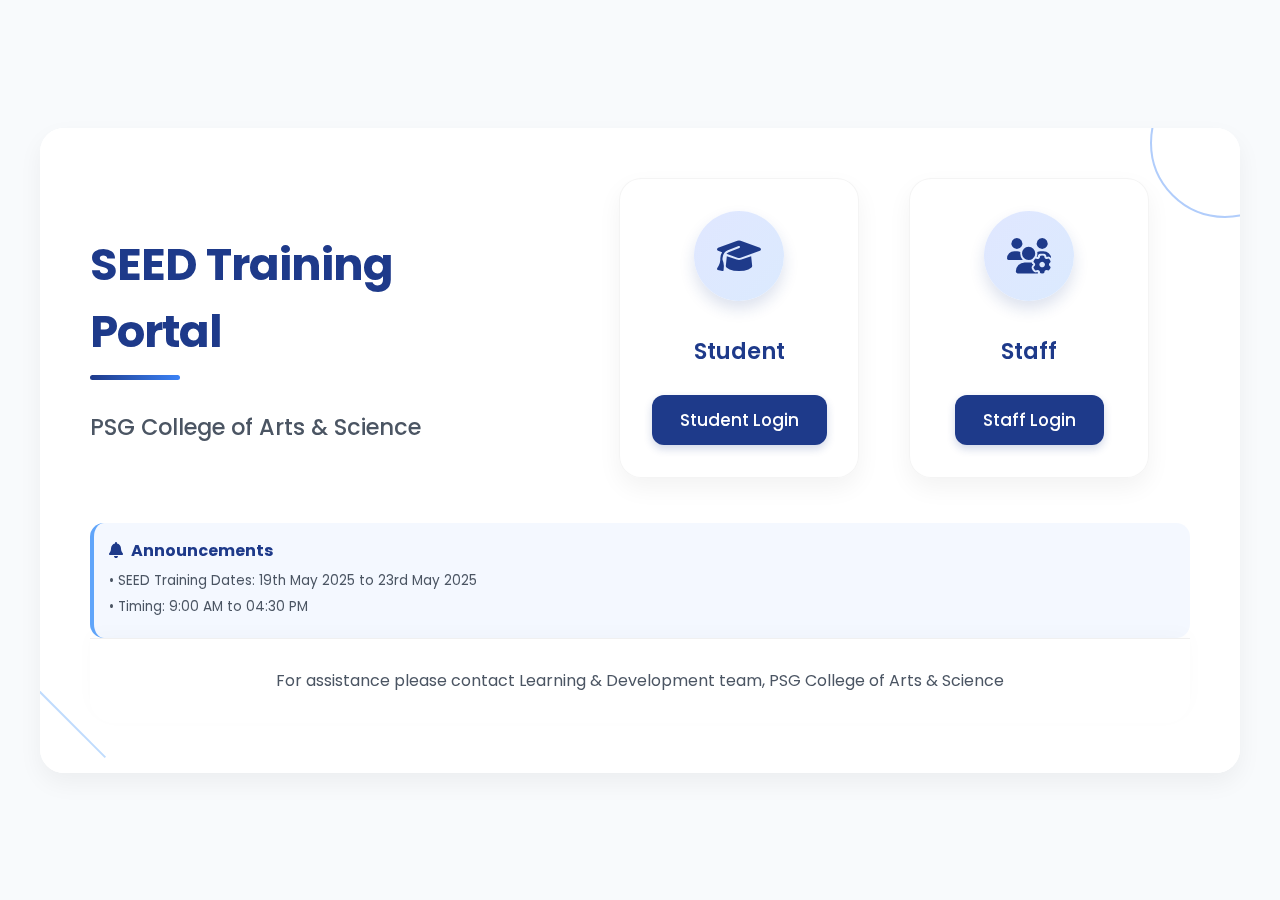
<file: index.html>
<!DOCTYPE html>
<html lang="en">
<head>
    <meta charset="UTF-8">
    <meta name="viewport" content="width=device-width, initial-scale=1.0">
    <title>SEED Training Portal - PSG College of Arts & Science</title>
    <link rel="stylesheet" href="https://cdnjs.cloudflare.com/ajax/libs/font-awesome/6.4.0/css/all.min.css">
    <style>
        @import url('https://fonts.googleapis.com/css2?family=Poppins:wght@300;400;500;600;700&display=swap');
        
        :root {
            --primary-color: #1e3a8a;
            --secondary-color: #3b82f6;
            --accent-color: #60a5fa;
            --hover-color: #1e40af;
            --background-color: #f8fafc;
            --text-color: #1f2937;
            --card-shadow: 0 10px 25px rgba(0, 0, 0, 0.05);
            --card-hover-shadow: 0 15px 35px rgba(0, 0, 0, 0.1);
        }
        
        * {
            margin: 0;
            padding: 0;
            box-sizing: border-box;
            font-family: 'Poppins', sans-serif;
        }
        
        body {
            background-color: var(--background-color);
            color: var(--text-color);
            min-height: 100vh;
            display: flex;
            flex-direction: column;
            position: relative;
            overflow-x: hidden;
        }
        
        .page-container {
            width: 100%;
            min-height: 100vh;
            display: flex;
            flex-direction: column;
            justify-content: center;
            padding: 15px;
        }
        
        .main-container {
            background-color: white;
            border-radius: 24px;
            box-shadow: var(--card-shadow);
            width: 100%;
            max-width: 1200px;
            margin: 20px auto;
            padding: 25px;
            position: relative;
            z-index: 1;
            overflow: hidden;
        }
        
        .blur-overlay {
            position: absolute;
            top: 0;
            left: 0;
            width: 100%;
            height: 100%;
            background: rgba(255, 255, 255, 0.7);
            backdrop-filter: blur(80px);
            z-index: -1;
        }
        
        .content-wrapper {
            display: flex;
            flex-direction: column;
            position: relative;
        }
        
        .header {
            text-align: center;
            margin-bottom: 25px;
        }
        
        .header-content {
            display: flex;
            flex-direction: column;
            align-items: center;
            position: relative;
        }
        
        .header h1 {
            font-size: 1.8rem;
            margin-bottom: 15px;
            color: var(--primary-color);
            font-weight: 700;
            letter-spacing: -0.5px;
            position: relative;
        }
        
        .header h1::after {
            content: "";
            position: absolute;
            bottom: -12px;
            left: 50%;
            transform: translateX(-50%);
            width: 60px;
            height: 4px;
            background: linear-gradient(90deg, var(--primary-color), var(--secondary-color));
            border-radius: 10px;
        }
        
        .header h2 {
            font-size: 1.1rem;
            color: #4b5563;
            font-weight: 500;
            margin-top: 20px;
        }
        
        .decorative-element {
            position: absolute;
            opacity: 0.4;
            pointer-events: none;
        }
        
        .circle-element {
            width: 150px;
            height: 150px;
            border: 2px solid var(--secondary-color);
            border-radius: 50%;
            top: -60px;
            right: -60px;
        }
        
        .diagonal-element {
            width: 100px;
            height: 2px;
            background: var(--accent-color);
            transform: rotate(45deg);
            bottom: 50px;
            left: -20px;
        }
        
        .user-grid {
            display: flex;
            flex-direction: column;
            gap: 20px;
            margin: auto;
            width: 100%;
            max-width: 280px;
            padding-bottom: 20px;
        }
        
        .user-card {
            background-color: white;
            border-radius: 18px;
            box-shadow: var(--card-shadow);
            padding: 20px 15px;
            text-align: center;
            transition: all 0.4s cubic-bezier(0.175, 0.885, 0.32, 1.275);
            cursor: pointer;
            border: 1px solid rgba(234, 234, 234, 0.5);
            display: flex;
            flex-direction: column;
            align-items: center;
            justify-content: center;
            text-decoration: none;
            height: 200px;
            position: relative;
            overflow: hidden;
            backdrop-filter: blur(5px);
            background: rgba(255, 255, 255, 0.85);
        }
        
        .user-card::before {
            content: "";
            position: absolute;
            top: 0;
            left: 0;
            width: 0%;
            height: 4px;
            background: linear-gradient(90deg, var(--primary-color), var(--secondary-color));
            transition: width 0.4s ease;
        }
        
        .user-card:hover {
            transform: translateY(-5px);
            box-shadow: var(--card-hover-shadow);
        }
        
        .user-card:hover::before {
            width: 100%;
        }
        
        .user-info {
            display: flex;
            flex-direction: column;
            align-items: center;
            gap: 15px;
        }
        
        .user-card .icon {
            width: 60px;
            height: 60px;
            background: linear-gradient(135deg, #e0e7ff, #dbeafe);
            border-radius: 50%;
            display: flex;
            align-items: center;
            justify-content: center;
            color: var(--primary-color);
            margin-bottom: 10px;
            box-shadow: 0 8px 15px rgba(30, 58, 138, 0.15);
            transition: all 0.4s ease;
            position: relative;
            overflow: hidden;
        }
        
        .user-card:hover .icon {
            transform: scale(1.15);
        }
        
        .user-card .icon::after {
            content: "";
            position: absolute;
            top: -50%;
            left: -50%;
            width: 200%;
            height: 200%;
            opacity: 0;
            transition: opacity 0.4s ease;
        }
        
        .user-card:hover .icon::after {
            opacity: 1;
            animation: shine 1.5s ease;
        }
        
        @keyframes shine {
            0% { transform: rotate(0deg); }
            100% { transform: rotate(360deg); }
        }
        
        .user-card .icon i {
            font-size: 1.4rem;
            transition: all 0.3s ease;
        }
        
        .user-card h2 {
            font-size: 1.1rem;
            color: var(--primary-color);
            font-weight: 600;
            margin-bottom: 5px;
            transition: all 0.3s ease;
        }
        
        .user-card:hover h2 {
            color: var(--hover-color);
        }
        
        .login-btn {
            background-color: var(--primary-color);
            color: white;
            border: none;
            padding: 0px 15px;
            border-radius: 10px;
            font-size: 0.9rem;
            font-weight: 500;
            cursor: pointer;
            transition: all 0.3s ease;
            margin-top: 15px;
            box-shadow: 0 4px 8px rgba(30, 58, 138, 0.2);
            position: relative;
            overflow: hidden;
            z-index: 1;
            min-height: 40px;
        }
        
        .login-btn::before {
            content: "";
            position: absolute;
            top: 0;
            left: -100%;
            width: 100%;
            height: 100%;
            background: linear-gradient(90deg, transparent, rgba(255, 255, 255, 0.2), transparent);
            transition: all 0.6s ease;
            z-index: -1;
        }
        
        .login-btn:hover {
            background-color: var(--hover-color);
            box-shadow: 0 6px 12px rgba(30, 58, 138, 0.3);
            transform: translateY(-2px);
        }
        
        .login-btn:hover::before {
            left: 100%;
        }
        
        .announcements {
            margin-top: 25px;
            padding: 15px;
            background: rgba(240, 245, 255, 0.7);
            border-radius: 14px;
            border-left: 4px solid var(--accent-color);
        }
        
        .announcements h3 {
            color: var(--primary-color);
            font-size: 1rem;
            margin-bottom: 8px;
            display: flex;
            align-items: center;
            gap: 8px;
        }
        
        .announcements p {
            color: #4b5563;
            font-size: 0.85rem;
            margin-bottom: 6px;
        }
        
        .footer {
            background-color: white;
            padding: 15px;
            text-align: center;
            border-top: 1px solid rgba(234, 234, 234, 0.7);
            margin-top: 20px;
            position: relative;
            z-index: 1;
            box-shadow: 0 -5px 20px rgba(0, 0, 0, 0.02);
            border-radius: 0 0 24px 24px;
        }
        
        .footer p {
            color: #4b5563;
            font-size: 0.8rem;
            line-height: 1.5;
        }
        
        /* Desktop styles */
        @media (min-width: 768px) {
            .main-container {
                padding: 50px;
                margin: 70px auto;
            }
            
            .content-wrapper {
                flex-direction: row;
                align-items: center;
                justify-content: space-between;
                gap: 60px;
            }
            
            .header {
                text-align: left;
                margin-bottom: 0;
                flex: 1;
                padding-right: 20px;
                max-width: 450px;
            }
            
            .header-content {
                align-items: flex-start;
            }
            
            .header h1 {
                font-size: 2.8rem;
                letter-spacing: -1px;
            }
            
            .header h1::after {
                left: 0;
                transform: none;
                width: 90px;
                height: 5px;
                bottom: -15px;
            }
            
            .header h2 {
                font-size: 1.4rem;
                margin-top: 30px;
            }
            
            .user-grid-container {
                flex: 1.5;
            }
            
            .user-grid {
                display: flex;
                flex-direction: row;
                justify-content: center;
                gap: 50px;
                max-width: none;
            }
            
            .user-card {
                padding: 30px 25px;
                height: 300px;
                width: 240px;
                border-radius: 22px;
            }
            
            .user-card:hover {
                transform: translateY(-12px);
            }
            
            .user-card .icon {
                width: 90px;
                height: 90px;
                margin-bottom: 18px;
            }
            
            .user-card .icon i {
                font-size: 2.2rem;
            }
            
            .user-card h2 {
                font-size: 1.4rem;
                margin-bottom: 15px;
            }
            
            .login-btn {
                padding: 12px 28px;
                font-size: 1.05rem;
                border-radius: 12px;
                margin-top: 12px
            }
            
            .footer {
                padding: 30px;
                margin-top: 0;
            }
            
            .footer p {
                font-size: 1rem;
            }
        }
    </style>
</head>
<body>
    <div class="page-container">
        <div class="main-container">
            <div class="blur-overlay"></div>
            <div class="decorative-element circle-element"></div>
            <div class="decorative-element diagonal-element"></div>
            
            <div class="content-wrapper">
                <header class="header">
                    <div class="header-content">
                        <h1>SEED Training Portal</h1>
                        <h2>PSG College of Arts & Science</h2>
                    </div>
                </header>
                
                <div class="user-grid-container">
                    <div class="user-grid">
                        <a href="student.html" class="user-card">
                            <div class="user-info">
                                <div class="icon">
                                    <i class="fas fa-graduation-cap"></i>
                                </div>
                                <h2>Student</h2>
                            </div>
                            <button class="login-btn">Student Login</button>
                        </a>
                        
                        <a href="staff.html" class="user-card">
                            <div class="user-info">
                                <div class="icon">
                                    <i class="fas fa-users-cog"></i>
                                </div>
                                <h2>Staff</h2>
                            </div>
                            <button class="login-btn">Staff Login</button>
                        </a>
                    </div>
                </div>
            </div>
            
            <div class="announcements">
                <h3><i class="fas fa-bell"></i> Announcements</h3>
                <p>• SEED Training Dates: 19th May 2025 to 23rd May 2025</p>
                <p>• Timing: 9:00 AM to 04:30 PM</p>
            </div>
            
            <footer class="footer">
                <p>For assistance please contact Learning & Development team, PSG College of Arts & Science</p>
            </footer>
        </div>
    </div>
</body>
</html>
</file>
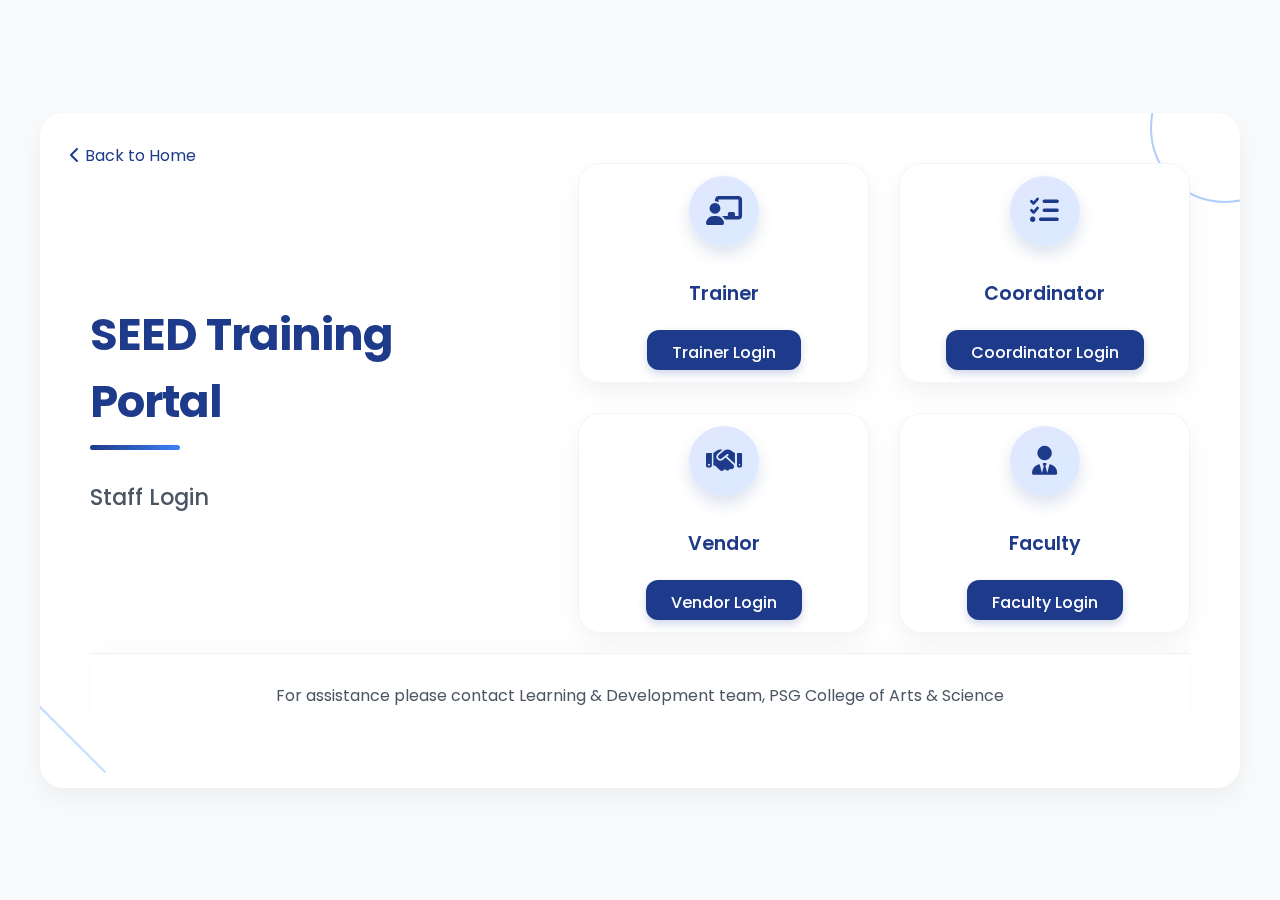
<file: staff.html>
<!DOCTYPE html>
<html lang="en">
<head>
    <meta charset="UTF-8">
    <meta name="viewport" content="width=device-width, initial-scale=1.0">
    <title>Staff Login - SEED Training Portal</title>
    <link rel="stylesheet" href="https://cdnjs.cloudflare.com/ajax/libs/font-awesome/6.4.0/css/all.min.css">
    <style>
        @import url('https://fonts.googleapis.com/css2?family=Poppins:wght@300;400;500;600;700&display=swap');
        
        :root {
            --primary-color: #1e3a8a;
            --secondary-color: #3b82f6;
            --accent-color: #60a5fa;
            --hover-color: #1e40af;
            --background-color: #f8fafc;
            --text-color: #1f2937;
            --card-shadow: 0 10px 25px rgba(0, 0, 0, 0.05);
            --card-hover-shadow: 0 15px 35px rgba(0, 0, 0, 0.1);
        }
        
        * {
            margin: 0;
            padding: 0;
            box-sizing: border-box;
            font-family: 'Poppins', sans-serif;
        }
        
        body {
            background-color: var(--background-color);
            color: var(--text-color);
            min-height: 100vh;
            display: flex;
            flex-direction: column;
            position: relative;
            overflow-x: hidden;
        }
        
        .page-container {
            width: 100%;
            min-height: 100vh;
            display: flex;
            flex-direction: column;
            justify-content: center;
            padding: 15px;
        }
        
        .main-container {
            background-color: white;
            border-radius: 24px;
            box-shadow: var(--card-shadow);
            width: 100%;
            max-width: 1200px;
            margin: 20px auto;
            padding: 25px;
            position: relative;
            z-index: 1;
            overflow: hidden;
        }
        
        .blur-overlay {
            position: absolute;
            top: 0;
            left: 0;
            width: 100%;
            height: 100%;
            background: rgba(255, 255, 255, 0.7);
            backdrop-filter: blur(80px);
            z-index: -1;
        }
        
        .content-wrapper {
            display: flex;
            flex-direction: column;
            position: relative;
        }
        
        .header {
            text-align: center;
            margin-bottom: 25px;
        }
        
        .header-content {
            display: flex;
            flex-direction: column;
            align-items: center;
            position: relative;
        }
        
        .header h1 {
            font-size: 1.8rem;
            margin-bottom: 15px;
            color: var(--primary-color);
            font-weight: 700;
            letter-spacing: -0.5px;
            position: relative;
        }
        
        .header h1::after {
            content: "";
            position: absolute;
            bottom: -12px;
            left: 50%;
            transform: translateX(-50%);
            width: 60px;
            height: 4px;
            background: linear-gradient(90deg, var(--primary-color), var(--secondary-color));
            border-radius: 10px;
        }
        
        .header h2 {
            font-size: 1.1rem;
            color: #4b5563;
            font-weight: 500;
            margin-top: 20px;
        }
        
        .back-button {
            color: var(--primary-color);
            text-decoration: none;
            display: flex;
            align-items: center;
            justify-content: center;
            gap: 5px;
            font-size: 0.9rem;
            transition: all 0.3s ease;
            margin: 25px auto 0;
            width: 160px;
            padding: 8px 12px;
            border-radius: 10px;
            border: 1px solid rgba(30, 58, 138, 0.2);
            background-color: rgba(255, 255, 255, 0.8);
            box-shadow: 0 4px 8px rgba(30, 58, 138, 0.1);
        }
        
        .back-button:hover {
            color: var(--hover-color);
            transform: translateY(-2px);
            box-shadow: 0 6px 12px rgba(30, 58, 138, 0.15);
        }
        
        .desktop-back {
            display: none;
        }
        
        .decorative-element {
            position: absolute;
            opacity: 0.4;
            pointer-events: none;
        }
        
        .circle-element {
            width: 150px;
            height: 150px;
            border: 2px solid var(--secondary-color);
            border-radius: 50%;
            top: -60px;
            right: -60px;
        }
        
        .diagonal-element {
            width: 100px;
            height: 2px;
            background: var(--accent-color);
            transform: rotate(45deg);
            bottom: 50px;
            left: -20px;
        }
        
        .user-grid {
            display: grid;
            grid-template-columns: 1fr;
            gap: 20px;
            margin: auto;
            width: 100%;
            max-width: 280px;
            padding-bottom: 20px;
        }
        
        .user-card {
            background-color: white;
            border-radius: 18px;
            box-shadow: var(--card-shadow);
            padding: 20px 15px;
            text-align: center;
            transition: all 0.4s cubic-bezier(0.175, 0.885, 0.32, 1.275);
            cursor: pointer;
            border: 1px solid rgba(234, 234, 234, 0.5);
            display: flex;
            flex-direction: column;
            align-items: center;
            justify-content: center;
            text-decoration: none;
            height: 200px;
            position: relative;
            overflow: hidden;
            backdrop-filter: blur(5px);
            background: rgba(255, 255, 255, 0.85);
        }
        
        .user-card::before {
            content: "";
            position: absolute;
            top: 0;
            left: 0;
            width: 0%;
            height: 4px;
            background: linear-gradient(90deg, var(--primary-color), var(--secondary-color));
            transition: width 0.4s ease;
        }
        
        .user-card:hover {
            transform: translateY(-5px);
            box-shadow: var(--card-hover-shadow);
        }
        
        .user-card:hover::before {
            width: 100%;
        }
        
        .user-info {
            display: flex;
            flex-direction: column;
            align-items: center;
            gap: 15px;
        }
        
        .user-card .icon {
            width: 60px;
            height: 60px;
            background: linear-gradient(135deg, #e0e7ff, #dbeafe);
            border-radius: 50%;
            display: flex;
            align-items: center;
            justify-content: center;
            color: var(--primary-color);
            margin-bottom: 10px;
            box-shadow: 0 8px 15px rgba(30, 58, 138, 0.15);
            transition: all 0.4s ease;
            position: relative;
            overflow: hidden;
        }
        
        .user-card:hover .icon {
            transform: scale(1.15);
        }
        
        .user-card .icon::after {
            content: "";
            position: absolute;
            top: -50%;
            left: -50%;
            width: 200%;
            height: 200%;
            opacity: 0;
            transition: opacity 0.4s ease;
        }
        
        .user-card:hover .icon::after {
            opacity: 1;
            animation: shine 1.5s ease;
        }
        
        @keyframes shine {
            0% { transform: rotate(0deg); }
            100% { transform: rotate(360deg); }
        }
        
        .user-card .icon i {
            font-size: 1.4rem;
            transition: all 0.3s ease;
        }
        
        .user-card h2 {
            font-size: 1.1rem;
            color: var(--primary-color);
            font-weight: 600;
            margin-bottom: 5px;
            transition: all 0.3s ease;
        }
        
        .user-card:hover h2 {
            color: var(--hover-color);
        }
        
        .login-btn {
            background-color: var(--primary-color);
            color: white;
            border: none;
            padding: 0px 15px;
            border-radius: 10px;
            font-size: 0.9rem;
            font-weight: 500;
            cursor: pointer;
            transition: all 0.3s ease;
            margin-top: 15px;
            box-shadow: 0 4px 8px rgba(30, 58, 138, 0.2);
            position: relative;
            overflow: hidden;
            z-index: 1;
            min-height: 40px;
        }
        
        .login-btn::before {
            content: "";
            position: absolute;
            top: 0;
            left: -100%;
            width: 100%;
            height: 100%;
            background: linear-gradient(90deg, transparent, rgba(255, 255, 255, 0.2), transparent);
            transition: all 0.6s ease;
            z-index: -1;
        }
        
        .login-btn:hover {
            background-color: var(--hover-color);
            box-shadow: 0 6px 12px rgba(30, 58, 138, 0.3);
            transform: translateY(-2px);
        }
        
        .login-btn:hover::before {
            left: 100%;
        }
        
        .footer {
            background-color: white;
            padding: 15px;
            text-align: center;
            border-top: 1px solid rgba(234, 234, 234, 0.7);
            margin-top: 20px;
            position: relative;
            z-index: 1;
            box-shadow: 0 -5px 20px rgba(0, 0, 0, 0.02);
            border-radius: 0 0 24px 24px;
        }
        
        .footer p {
            color: #4b5563;
            font-size: 0.8rem;
            line-height: 1.5;
        }
        
        /* Desktop styles */
        @media (min-width: 768px) {
            .main-container {
                padding: 50px;
                margin: 70px auto;
            }
            
            .content-wrapper {
                flex-direction: row;
                align-items: center;
                justify-content: space-between;
                gap: 60px;
            }
            
            .header {
                text-align: left;
                margin-bottom: 0;
                flex: 1;
                padding-right: 20px;
                max-width: 450px;
            }
            
            .header-content {
                align-items: flex-start;
            }
            
            .header h1 {
                font-size: 2.8rem;
                letter-spacing: -1px;
            }
            
            .header h1::after {
                left: 0;
                transform: none;
                width: 90px;
                height: 5px;
                bottom: -15px;
            }
            
            .header h2 {
                font-size: 1.4rem;
                margin-top: 30px;
            }
            
            .desktop-back {
                display: flex;
                position: absolute;
                top: 30px;
                left: 30px;
                font-size: 1rem;
                width: auto;
                margin: 0;
                padding: 0;
                border: none;
                background-color: transparent;
                box-shadow: none;
            }
            
            .desktop-back:hover {
                transform: translateX(-3px);
                box-shadow: none;
            }
            
            .mobile-back {
                display: none;
            }
            
            .user-grid-container {
                flex: 1.5;
            }
            
            .user-grid {
                display: grid;
                grid-template-columns: repeat(2, 1fr);
                gap: 30px;
                max-width: none;
            }
            
            .user-card {
                padding: 25px 20px;
                height: 220px;
                width: 100%;
                border-radius: 22px;
            }
            
            .user-card:hover {
                transform: translateY(-12px);
            }
            
            .user-card .icon {
                width: 70px;
                height: 70px;
                margin-bottom: 18px;
            }
            
            .user-card .icon i {
                font-size: 1.8rem;
            }
            
            .user-card h2 {
                font-size: 1.2rem;
                margin-bottom: 10px;
            }
            
            .login-btn {
                padding: 10px 25px;
                font-size: 1rem;
                border-radius: 12px;
                margin-top: 12px
            }
            
            .footer {
                padding: 30px;
                margin-top: 0;
            }
            
            .footer p {
                font-size: 1rem;
            }
        }
    </style>
</head>
<body>
    <div class="page-container">
        <div class="main-container">
            <!-- Back button for desktop view -->
            <a href="index.html" class="back-button desktop-back">
                <i class="fas fa-chevron-left"></i> Back to Home
            </a>
            
            <div class="blur-overlay"></div>
            <div class="decorative-element circle-element"></div>
            <div class="decorative-element diagonal-element"></div>
            
            <div class="content-wrapper">
                <header class="header">
                    <div class="header-content">
                        <h1>SEED Training Portal</h1>
                        <h2>Staff Login</h2>
                    </div>
                </header>
                
                <div class="user-grid-container">
                    <div class="user-grid">
                        <a href="dashboards/trainer.html" class="user-card">
                            <div class="user-info">
                                <div class="icon">
                                    <i class="fas fa-chalkboard-teacher"></i>
                                </div>
                                <h2>Trainer</h2>
                            </div>
                            <button class="login-btn">Trainer Login</button>
                        </a>
                        
                        <a href="dashboards/coordinator.html" class="user-card">
                            <div class="user-info">
                                <div class="icon">
                                    <i class="fas fa-tasks"></i>
                                </div>
                                <h2>Coordinator</h2>
                            </div>
                            <button class="login-btn">Coordinator Login</button>
                        </a>
                        
                        <a href="dashboards/vendor.html" class="user-card">
                            <div class="user-info">
                                <div class="icon">
                                    <i class="fas fa-handshake"></i>
                                </div>
                                <h2>Vendor</h2>
                            </div>
                            <button class="login-btn">Vendor Login</button>
                        </a>
                        
                        <a href="dashboards/faculty.html" class="user-card">
                            <div class="user-info">
                                <div class="icon">
                                    <i class="fas fa-user-tie"></i>
                                </div>
                                <h2>Faculty</h2>
                            </div>
                            <button class="login-btn">Faculty Login</button>
                        </a>
                    </div>
                </div>
            </div>
            
            <!-- Back button for mobile view -->
            <a href="index.html" class="back-button mobile-back">
                <i class="fas fa-chevron-left"></i> Back to Home
            </a>
            
            <footer class="footer">
                <p>For assistance please contact Learning & Development team, PSG College of Arts & Science</p>
            </footer>
        </div>
    </div>
</body>
</html>
</file>
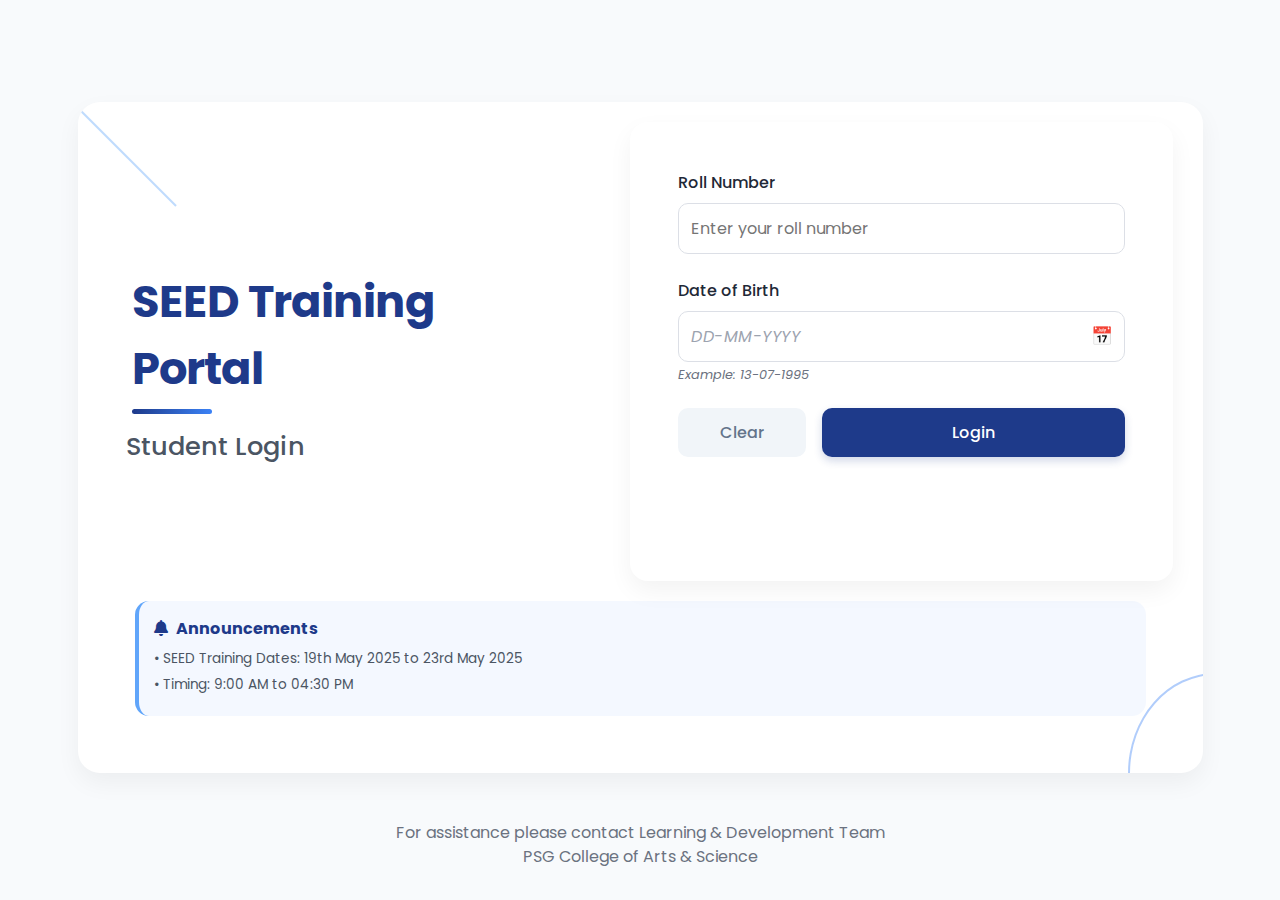
<file: student.html>
<!DOCTYPE html>
<html lang="en">
<head>
    <meta charset="UTF-8">
    <meta name="viewport" content="width=device-width, initial-scale=1.0">
    <title>SEED Training Portal - Student Login</title>
    <link href="https://fonts.googleapis.com/css2?family=Poppins:wght@300;400;500;600;700&display=swap" rel="stylesheet">
    <link rel="stylesheet" href="https://cdnjs.cloudflare.com/ajax/libs/font-awesome/6.4.0/css/all.min.css">
    <style>
        :root {
            --primary-color: #1e3a8a;
            --secondary-color: #3b82f6;
            --accent-color: #60a5fa;
            --hover-color: #1e40af;
            --background-color: #f8fafc;
            --text-color: #1f2937;
            --card-shadow: 0 10px 25px rgba(0, 0, 0, 0.05);
            --card-hover-shadow: 0 15px 35px rgba(0, 0, 0, 0.1);
        }
        
        * {
            margin: 0;
            padding: 0;
            box-sizing: border-box;
            font-family: 'Poppins', sans-serif;
        }
        
        body {
            background-color: var(--background-color);
            color: var(--text-color);
            min-height: 100vh;
            display: flex;
            flex-direction: column;
            justify-content: center;
            align-items: center;
            padding: 15px;
            position: relative;
        }
        
        .login-container {
            background-color: white;
            border-radius: 22px;
            box-shadow: var(--card-shadow);
            width: 90%;
            max-width: 450px;
            padding: 0;
            position: relative;
            overflow: hidden;
        }
        
        .decorative-element {
            position: absolute;
            opacity: 0.4;
            pointer-events: none;
            z-index: 0;
        }
        
        .circle-element {
            width: 125px;
            height: 125px;
            border: 2px solid var(--secondary-color);
            border-radius: 50%;
            top: -60px;
            right: -60px;
        }
        
        .diagonal-element {
            width: 100px;
            height: 2px;
            background: var(--accent-color);
            transform: rotate(45deg);
            bottom: 20px;
            left: -20px;
        }
        
        .header {
            text-align: center;
            margin-bottom: 0.5rem;
            position: relative;
            z-index: 1;
        }
        
        .header h1 {
            color: var(--primary-color);
            font-size: 2.2rem;
            font-weight: 700;
            margin: 3rem 0.4rem 0.5rem 0.4rem;
            letter-spacing: -0.5px;
            position: relative;
        }
        
        .header h1::after {
            content: "";
            position: absolute;
            bottom: -12px;
            left: 50%;
            transform: translateX(-50%);
            width: 60px;
            height: 4px;
            background: linear-gradient(90deg, var(--primary-color), var(--secondary-color));
            border-radius: 10px;
        }
        
        .header p {
            color: #4b5563;
            font-size: 1.3rem;
            margin-top: 20px;
            font-weight: 500;
        }
        
        .form-group {
            margin-bottom: 1.5rem;
        }
        
        .form-group label {
            display: block;
            margin-bottom: 0.5rem;
            color: var(--text-color);
            font-weight: 500;
        }
        
        .form-group input {
            width: 100%;
            padding: 12px;
            border: 1px solid #dcdfe6;
            border-radius: 10px;
            font-size: 1rem;
            transition: all 0.3s ease;
        }
        
        .form-group input:focus {
            outline: none;
            border-color: var(--secondary-color);
            box-shadow: 0 0 0 2px rgba(59, 130, 246, 0.2);
        }
        
        /* Enhanced styling for date input */
        .date-input-wrapper {
            position: relative;
        }
        
        .date-input-wrapper input {
            padding-right: 45px;
            font-family: 'Poppins', monospace;
            letter-spacing: 0.5px;
        }
        
        .date-input-wrapper::after {
            content: "📅";
            position: absolute;
            right: 12px;
            top: 50%;
            transform: translateY(-50%);
            font-size: 1.1rem;
            color: #9ca3af;
            pointer-events: none;
        }
        
        .date-format-hint {
            font-size: 0.8rem;
            color: #6b7280;
            margin-top: 4px;
            font-style: italic;
        }
        
        .date-input-wrapper input::placeholder {
            color: #9ca3af;
            font-style: italic;
        }
        
        .date-input-wrapper input.invalid {
            border-color: #ef4444;
            box-shadow: 0 0 0 2px rgba(239, 68, 68, 0.2);
        }
        
        .date-input-wrapper input.valid {
            border-color: #10b981;
            box-shadow: 0 0 0 2px rgba(16, 185, 129, 0.2);
        }
        
        .status-container {
            min-height: 60px;
            margin: 1rem 0rem 0rem;
            display: flex;
            flex-direction: column;
            justify-content: center;
        }
        
        #errorMessage {
            color: #e74c3c;
            font-size: 1rem;
            padding: 12px;
            background-color: rgba(231, 76, 60, 0.1);
            border-radius: 10px;
            display: none;
        }
        
        #errorMessage.show {
            display: block;
        }
        
        .button-group {
            display: flex;
            gap: 1rem;
            margin-top: 1rem;
        }
        
        #clearBtn {
            background-color: #f1f5f9;
            color: #64748b;
            border: none;
            border-radius: 10px;
            padding: 12px 20px;
            font-size: 1rem;
            font-weight: 500;
            cursor: pointer;
            transition: all 0.3s ease;
            flex: 1;
        }
        
        #clearBtn:hover {
            background-color: #e2e8f0;
        }
        
        #clearBtn:disabled {
            background-color: #cbd5e1;
            cursor: not-allowed;
        }
        
        #loginBtn {
            background-color: var(--primary-color);
            color: white;
            border: none;
            border-radius: 10px;
            padding: 12px 20px;
            font-size: 1rem;
            font-weight: 500;
            cursor: pointer;
            transition: all 0.3s ease;
            flex: 3;
            box-shadow: 0 4px 8px rgba(30, 58, 138, 0.2);
            position: relative;
            overflow: hidden;
        }
        
        #loginBtn:hover {
            background-color: var(--hover-color);
            box-shadow: 0 6px 12px rgba(30, 58, 138, 0.3);
            transform: translateY(-2px);
        }
        
        #loginBtn:disabled {
            background-color: #94a3b8;
            cursor: not-allowed;
            box-shadow: none;
            transform: none;
        }
        
        #loginBtn::before {
            content: "";
            position: absolute;
            top: 0;
            left: -100%;
            width: 100%;
            height: 100%;
            background: linear-gradient(90deg, transparent, rgba(255, 255, 255, 0.2), transparent);
            transition: all 0.6s ease;
            z-index: 1;
        }
        
        #loginBtn:hover::before {
            left: 100%;
        }
        
        .login-status {
            text-align: center;
            font-size: 0.9rem;
            font-weight: 500;
            color: var(--primary-color);
            margin-bottom: 0.5rem;
        }
        
        .progress-container {
            width: 100%;
            background-color: #e2e8f0;
            border-radius: 10px;
            height: 6px;
            margin-top: 0.5rem;
            display: none;
        }
        
        .progress-bar {
            height: 100%;
            border-radius: 10px;
            background: linear-gradient(90deg, var(--primary-color), var(--secondary-color));
            width: 0%;
            transition: width 0.3s ease;
        }
        
        .progress-container.show {
            display: block;
        }
        
        .announcements {
            margin: 0 25px 25px;
            padding: 15px;
            background: rgba(240, 245, 255, 0.7);
            border-radius: 14px;
            border-left: 4px solid var(--accent-color);
        }
        
        .announcements h3 {
            color: var(--primary-color);
            font-size: 1rem;
            margin-bottom: 8px;
            display: flex;
            align-items: center;
            gap: 8px;
        }
        
        .announcements p {
            color: #4b5563;
            font-size: 0.85rem;
            margin-bottom: 6px;
        }
        
        .footer {
            margin-top: 1.5rem;
            text-align: center;
            color: #6b7280;
            font-size: 0.85rem;
            line-height: 1.5;
            width: 90%;
            max-width: 450px;
        }
        
        .mobile-only {
            display: block;
        }
        
        .desktop-only {
            display: none;
        }
        
        .right-column {
            padding: 1rem 1rem;
            background-color: white;
            border-radius: 16px;
            box-shadow: var(--card-shadow);
            z-index: 2;
            position: relative;
        }
        
        @media (min-width: 768px) {
            .login-container {
                max-width: 1200px;
                display: flex;
                padding: 0;
                margin: 70px auto 1rem;
                flex-direction: column;
            }
            
            .two-column-container {
                display: flex;
                width: 100%;
            }
            
            .left-column {
                flex: 1;
                padding: 3rem;
                display: flex;
                flex-direction: column;
                justify-content: center;
                border-radius: 22px 0 0 22px;
                position: relative;
                overflow: hidden;
            }
            
            .right-column {
                flex: 1;
                padding: 3rem;
                margin: 20px;
                border-radius: 18px;
                transform: translateX(-10px);
                box-shadow: var(--card-shadow);
                transition: transform 0.3s ease, box-shadow 0.3s ease;
            }
            
            .right-column:hover {
                box-shadow: var(--card-hover-shadow);
                transform: translateX(-10px) translateY(-5px);
            }
            
            .announcements-wrapper {
                padding: 0 2rem 2rem;
                width: 100%;
            }
            
            .header {
                text-align: left;
                margin-bottom: 1rem;
            }
            
            .header h1 {
                font-size: 2.8rem;
                letter-spacing: -1px;
            }
            
            .header h1::after {
                left: 0;
                transform: none;
                width: 80px;
                height: 5px;
            }
            
            .header p {
                font-size: 1.6rem;
                margin-top: 25px;
            }
            
            .circle-element {
                width: 175px;
                height: 200px;
                bottom: -100px;
                right: -100px;
                top: auto;
            }
            
            .diagonal-element {
                width: 150px;
                left: -30px;
                top: 50px;
                bottom: auto;
            }
            
            .mobile-only {
                display: none;
            }
            
            .desktop-only {
                display: block;
            }
            
            .footer {
                text-align: center;
                font-size: 1rem;
                padding: 0;
                margin-top: 2rem;
            }
        }
    </style>
</head>
<body>
    <div class="login-container">
        <div class="decorative-element circle-element"></div>
        <div class="decorative-element diagonal-element"></div>
        
        <div class="header mobile-only">
            <h1>SEED Training Portal</h1>
            <p>Student Login</p>
        </div>
        
        <div class="two-column-container">
            <div class="left-column">
                <div class="header desktop-only">
                    <h1>SEED Training Portal</h1>
                    <p>Student Login</p>
                </div>
            </div>
            
            <div class="right-column">
                <form id="loginForm">
                    <div class="form-group">
                        <label for="userId">Roll Number</label>
                        <input type="text" id="userId" placeholder="Enter your roll number" autocomplete="off" required>
                    </div>
                    
                    <div class="form-group">
                        <label for="dob">Date of Birth</label>
                        <div class="date-input-wrapper">
                            <input type="text" id="dob" placeholder="DD-MM-YYYY" maxlength="10" autocomplete="off" required>
                        </div>
                        <div class="date-format-hint">Example: 13-07-1995</div>
                    </div>
                    
                    <div class="button-group">
                        <button type="button" id="clearBtn">Clear</button>
                        <button type="submit" id="loginBtn">Login</button>
                    </div>
                    
                    <div class="status-container">
                        <div class="login-status" id="loginStatus"></div>
                        <div class="progress-container" id="progressContainer">
                            <div class="progress-bar" id="progressBar"></div>
                        </div>
                        <div id="errorMessage"></div>
                    </div>
                </form>
            </div>
        </div>
        
        <div class="announcements-wrapper">
            <div class="announcements">
                <h3><i class="fas fa-bell"></i> Announcements</h3>
                <p>• SEED Training Dates: 19th May 2025 to 23rd May 2025</p>
                <p>• Timing: 9:00 AM to 04:30 PM</p>
            </div>
        </div>
    </div>
    
    <div class="footer">
        For assistance please contact Learning & Development Team<br>
        PSG College of Arts & Science
    </div>
    
    <script>
        // Enhanced JavaScript for SEED Training Portal with Smart Date Input (Fixed)

        // Utility functions
        const DateUtils = {
            formatDateForInput: date => `${date.getFullYear()}-${String(date.getMonth() + 1).padStart(2, '0')}-${String(date.getDate()).padStart(2, '0')}`,
            
            // Updated to handle DD-MM-YYYY format from the text input
            formatDateForAPI: dateString => {
                // If it's already in DD-MM-YYYY format, return as is
                if (dateString.includes('-') && dateString.length === 10) {
                    const parts = dateString.split('-');
                    if (parts.length === 3 && parts[0].length === 2 && parts[1].length === 2 && parts[2].length === 4) {
                        return dateString;
                    }
                }
                
                // Handle other formats (legacy support)
                const date = new Date(dateString);
                if (isNaN(date.getTime())) {
                    return dateString; // Return original if can't parse
                }
                
                return [
                    String(date.getDate()).padStart(2, '0'),
                    String(date.getMonth() + 1).padStart(2, '0'),
                    date.getFullYear()
                ].join('-');
            }
        };

        const SessionUtils = {
            createSession: (key, data, hours = 168) => {
                sessionStorage.setItem(key, JSON.stringify({
                    ...data,
                    expires: Date.now() + (hours * 60 * 60 * 1000)
                }));
            },
            clearAllSessions: () => sessionStorage.clear()
        };

        const ApiUtils = {
            API_ENDPOINTS: [
                "https://script.google.com/macros/s/AKfycbzzQY05es0RKeUkvh4OkGRmMxEuq5bLbrkHQJL-HbLcPG20ObcsKe6cA7rLFm8CHw/exec",
                "https://script.google.com/macros/s/AKfycbwQv_srMHr5F_3bk9vCkhp_9DMP0bqjOVSGwGDbjnzyn4yTxz3OCpQyzg7JE5AdyCqp/exec",
                "https://script.google.com/macros/s/AKfycbwiwCzRj3XT-Oel9ZC0dFcLzKEby9nznQaP0zegfw9jlZxGrq_odxs2y2RfRF3Y8rOU/exec",
                "https://script.google.com/macros/s/AKfycbyYYYyrvSi3exn0b2Z6McIDUUBZxpK5HLinQnigoBj-q9rlkELN8Wm5LxXM1xbo5NoerQ/exec"
            ],
            
            async fetchWithFallback(queryParams, options = {}, timeout = 15000) {
                let lastError = null;
                const fullUrls = this.API_ENDPOINTS.map(url => url + queryParams);
                
                for (let url of fullUrls) {
                    try {
                        const response = await this.fetchWithTimeout(url, options, timeout);
                        return response;
                    } catch (error) {
                        lastError = error;
                    }
                }
                
                throw lastError || new Error("All API endpoints failed");
            },
            
            async fetchWithTimeout(url, options = {}, timeout = 15000) {
                const cacheBuster = Date.now();
                const urlWithCache = url + (url.includes('?') ? '&' : '?') + `cb=${cacheBuster}`;
                
                const controller = new AbortController();
                const timeoutId = setTimeout(() => controller.abort(), timeout);
                
                try {
                    const response = await fetch(urlWithCache, {
                        ...options,
                        signal: controller.signal
                    });
                    
                    clearTimeout(timeoutId);
                    return response;
                } catch (error) {
                    clearTimeout(timeoutId);
                    throw error;
                }
            },
            
            async processJsonResponse(response) {
                if (!response.ok) throw new Error(`Invalid credentials`);
                
                const text = await response.text();
                
                try {
                    return JSON.parse(text);
                } catch (e) {
                    if (text.includes("Error") || text.trim() === "") {
                        throw new Error("Invalid response from server");
                    }
                    
                    try {
                        return JSON.parse(text.replace(/[\n\r]/g, ''));
                    } catch (e2) {
                        throw new Error("Unable to process data from server");
                    }
                }
            }
        };

        const ValidationUtils = {
            STUDENT_PATTERN: /^(21MSS0(0[1-9]|[1-6][0-9])|(23B(A(M)|B(A|C|I|O|P|T)|C(A|B|C|D|E|F|H|M|O|R|S|T)|D(A)|E(C|L|N)|F(S|T)|H(M)|I(S|T)|L(G)|M(A|B|C|U)|N(D)|P(A|H|S)|R(M)|S(O|T)|T(A)|V(C)|Z(O))[0156](0[1-9]|[1-6][0-9])|24M(B(C|O|T)|C(A|C|D|H|M|N|O|P|S)|E(C|L|M|N|S)|F(M)|H(A)|I(B)|M(A|B|C)|N(D)|P(H|S)|S(T|W)|T(A)|Z(O))[01](0[1-9]|[1-6][0-9]))|23V(BI|FP|HM|NM)0(0[1-9]|[1-4][0-9])|22BSO045)$/,
            
            validateRollNumber(rollNumber) {
                if (!rollNumber || typeof rollNumber !== 'string') {
                    return { valid: false, message: "Please enter a valid roll number" };
                }
                
                rollNumber = rollNumber.trim().toUpperCase();
                
                if (rollNumber.length !== 8) {
                    return { valid: false, message: "Please enter a valid roll number" };
                }
                
                if (!this.STUDENT_PATTERN.test(rollNumber)) {
                    return { valid: false, message: "Please enter a valid roll number" };
                }
                
                return { valid: true, value: rollNumber };
            }
        };

        // Enhanced Smart Date Input System with Date Picker Logic
        const SmartDateInput = {
            // Check if a year is a leap year
            isLeapYear(year) {
                return (year % 4 === 0 && year % 100 !== 0) || (year % 400 === 0);
            },
            
            // Get maximum days for a given month/year
            getMaxDays(month, year) {
                const daysInMonth = [31, 28, 31, 30, 31, 30, 31, 31, 30, 31, 30, 31];
                if (month === 2 && this.isLeapYear(year)) {
                    return 29;
                }
                return daysInMonth[month - 1] || 31;
            },
            
            // Format input with intelligent auto-completion like a date picker
            formatInput(value, cursorPosition) {
                // Remove all non-numeric characters except hyphens
                let cleaned = value.replace(/[^\d-]/g, '');
                
                // Split by existing hyphens to understand current structure
                let parts = cleaned.split('-');
                let result = '';
                let newCursorPosition = cursorPosition;
                
                // Handle day part (first part)
                if (parts[0]) {
                    let day = parts[0];
                    
                    // If day is more than 2 digits, truncate
                    if (day.length > 2) {
                        day = day.substring(0, 2);
                    }
                    
                    // Smart day completion
                    if (day.length === 1) {
                        const dayNum = parseInt(day);
                        // If user types 4-9, auto-pad with 0 (04-09)
                        // If user types 0-3, wait for second digit unless they move to next field
                        if (dayNum >= 4) {
                            day = '0' + day;
                            result += day;
                            if (parts.length === 1) {
                                result += '-';
                                newCursorPosition = result.length;
                            }
                        } else {
                            result += day;
                        }
                    } else if (day.length === 2) {
                        const dayNum = parseInt(day);
                        // Validate day range
                        if (dayNum > 31) {
                            day = '31';
                        } else if (dayNum < 1) {
                            day = '01';
                        }
                        result += day;
                        
                        // Auto-add hyphen after valid day if user hasn't added it yet
                        if (parts.length === 1 && cleaned.length === 2) {
                            result += '-';
                            newCursorPosition = result.length;
                        }
                    }
                }
                
                // Handle month part (second part)
                if (parts.length > 1 && parts[1] !== undefined) {
                    if (result && !result.endsWith('-')) {
                        result += '-';
                    }
                    
                    let month = parts[1];
                    
                    // If month is more than 2 digits, truncate
                    if (month.length > 2) {
                        month = month.substring(0, 2);
                    }
                    
                    // Smart month completion
                    if (month.length === 1) {
                        const monthNum = parseInt(month);
                        // If user types 2-9, auto-pad with 0 (02-09) and move to year
                        // If user types 0-1, wait for second digit
                        if (monthNum >= 2) {
                            month = '0' + month;
                            result += month;
                            if (parts.length === 2) {
                                result += '-';
                                newCursorPosition = result.length;
                            }
                        } else {
                            result += month;
                        }
                    } else if (month.length === 2) {
                        const monthNum = parseInt(month);
                        // Validate month range
                        if (monthNum > 12) {
                            month = '12';
                        } else if (monthNum < 1) {
                            month = '01';
                        }
                        result += month;
                        
                        // Auto-add hyphen after valid month if user hasn't added it yet
                        if (parts.length === 2 && !cleaned.includes('-', cleaned.indexOf('-') + 1)) {
                            result += '-';
                            newCursorPosition = result.length;
                        }
                    }
                }
                
                // Handle year part (third part)
                if (parts.length > 2 && parts[2] !== undefined) {
                    if (result && !result.endsWith('-')) {
                        result += '-';
                    }
                    
                    let year = parts[2];
                    
                    // Limit year to 4 digits
                    if (year.length > 4) {
                        year = year.substring(0, 4);
                    }
                    
                    result += year;
                }
                
                return { formatted: result, cursorPosition: newCursorPosition };
            },
            
            // Handle special key behaviors
            handleSpecialKeys(event, currentValue, cursorPosition) {
                const key = event.key;
                
                // Handle forward slash or period as separator
                if (key === '/' || key === '.') {
                    event.preventDefault();
                    
                    const parts = currentValue.split('-');
                    
                    // If we're in day part and it's not complete, complete it
                    if (parts.length === 1 && parts[0].length === 1) {
                        const day = parts[0];
                        const dayNum = parseInt(day);
                        if (dayNum >= 1 && dayNum <= 3) {
                            return this.formatInput(currentValue + '-', cursorPosition + 1);
                        }
                    }
                    
                    // If we're in month part and it's not complete, complete it
                    if (parts.length === 2 && parts[1].length === 1) {
                        const month = parts[1];
                        const monthNum = parseInt(month);
                        if (monthNum >= 1 && monthNum <= 1) {
                            return this.formatInput(currentValue + '-', cursorPosition + 1);
                        }
                    }
                    
                    // Otherwise, just add a hyphen
                    return this.formatInput(currentValue + '-', cursorPosition + 1);
                }
                
                // Handle backspace to remove separators intelligently
                if (key === 'Backspace') {
                    if (cursorPosition > 0 && currentValue[cursorPosition - 1] === '-') {
                        // Remove the hyphen and the character before it if it exists
                        const newValue = currentValue.substring(0, cursorPosition - 2) + currentValue.substring(cursorPosition);
                        return { formatted: newValue, cursorPosition: Math.max(0, cursorPosition - 2) };
                    }
                }
                
                return null;
            },
            
            // Validate complete date
            validateDate(dateString) {
                if (!dateString || dateString.length !== 10) {
                    return { valid: false, message: "Please enter date in DD-MM-YYYY format" };
                }
                
                const parts = dateString.split('-');
                if (parts.length !== 3) {
                    return { valid: false, message: "Please enter date in DD-MM-YYYY format" };
                }
                
                const day = parseInt(parts[0], 10);
                const month = parseInt(parts[1], 10);
                const year = parseInt(parts[2], 10);
                
                // Check for valid numbers
                if (isNaN(day) || isNaN(month) || isNaN(year)) {
                    return { valid: false, message: "Please enter a valid date" };
                }
                
                // Check year range
                if (year < 1960 || year > 2024) {
                    if (year > 2024) {
                        return { valid: false, message: "Date cannot be in the future" };
                    }
                    return { valid: false, message: "Please enter a valid year (1960-2024)" };
                }
                
                // Check month range
                if (month < 1 || month > 12) {
                    return { valid: false, message: "Please enter a valid month (01-12)" };
                }
                
                // Check day range
                if (day < 1 || day > 31) {
                    return { valid: false, message: "Please enter a valid day" };
                }
                
                // Check day against month
                const maxDays = this.getMaxDays(month, year);
                if (day > maxDays) {
                    return { valid: false, message: "Invalid day for the selected month" };
                }
                
                // Check if date is in the future
                const inputDate = new Date(year, month - 1, day);
                const today = new Date();
                today.setHours(23, 59, 59, 999); // End of today
                
                if (inputDate > today) {
                    return { valid: false, message: "Date cannot be in the future" };
                }
                
                return { valid: true, date: inputDate };
            },
            
            // Handle partial date validation for visual feedback
            getPartialValidationState(dateString) {
                if (!dateString) return 'neutral';
                
                const length = dateString.length;
                
                // If complete date, do full validation
                if (length === 10) {
                    const validation = this.validateDate(dateString);
                    return validation.valid ? 'valid' : 'invalid';
                }
                
                // For partial input, do basic checks
                const parts = dateString.split('-');
                
                // Check partial day
                if (parts[0]) {
                    const day = parseInt(parts[0], 10);
                    if (parts[0].length === 2 && (day < 1 || day > 31)) return 'invalid';
                    if (parts[0].length === 1 && (day < 0 || day > 9)) return 'invalid';
                }
                
                // Check partial month
                if (parts[1]) {
                    const month = parseInt(parts[1], 10);
                    if (parts[1].length === 2 && (month < 1 || month > 12)) return 'invalid';
                    if (parts[1].length === 1 && (month < 0 || month > 9)) return 'invalid';
                }
                
                // Check partial year
                if (parts[2]) {
                    if (parts[2].length >= 2) {
                        const year = parseInt(parts[2], 10);
                        if (parts[2].length === 4 && (year < 1960 || year > 2024)) {
                            return 'invalid';
                        }
                        // For 2-digit years, check if they could be valid when completed
                        if (parts[2].length === 2) {
                            const currentYear = new Date().getFullYear();
                            const century = Math.floor(currentYear / 100) * 100; // 2000
                            const fullYear = century + year;
                            if (fullYear > currentYear) {
                                // Try previous century
                                const prevCentury = century - 100; // 1900
                                const prevFullYear = prevCentury + year;
                                if (prevFullYear < 1960) return 'invalid';
                            }
                        }
                    }
                }
                
                return 'neutral';
            }
        };

        const StudentAuth = {
            SESSION_KEY: 'studentPortalSession',
            
            async authenticate(rollNumber, dob) {
                try {
                    const validationResult = ValidationUtils.validateRollNumber(rollNumber);
                    if (!validationResult.valid) {
                        return { success: false, error: validationResult.message };
                    }
                    
                    document.getElementById('loginStatus').textContent = 'Authenticating...';
                    document.getElementById('loginBtn').disabled = true;
                    document.getElementById('clearBtn').disabled = true;
                    document.getElementById('errorMessage').classList.remove('show');
                    
                    const progressContainer = document.getElementById('progressContainer');
                    const progressBar = document.getElementById('progressBar');
                    progressContainer.classList.add('show');
                    
                    let progress = 0;
                    const progressInterval = setInterval(() => {
                        progress += 5;
                        if (progress > 90) clearInterval(progressInterval);
                        progressBar.style.width = progress + '%';
                    }, 150);
                    
                    let apiSuccess = false;
                    let apiResult = null;
                    let apiError = null;
                    
                    try {
                        const queryParams = `?rollNumber=${encodeURIComponent(rollNumber)}&dob=${encodeURIComponent(dob)}`;
                        const response = await ApiUtils.fetchWithFallback(queryParams);
                        apiResult = await ApiUtils.processJsonResponse(response);
                        
                        if (!apiResult || apiResult.error) {
                            throw new Error(apiResult?.error || "Invalid credentials");
                        }
                        
                        apiSuccess = true;
                    } catch (error) {
                        apiError = error;
                    }
                    
                    clearInterval(progressInterval);
                    progressBar.style.width = '100%';
                    
                    setTimeout(() => {
                        progressContainer.classList.remove('show');
                        progressBar.style.width = '0%';
                        document.getElementById('loginStatus').textContent = '';
                        
                        if (!apiSuccess) {
                            document.getElementById('errorMessage').textContent = apiError?.message || "Failed to connect to authentication service";
                            document.getElementById('errorMessage').classList.add('show');
                        } else {
                            document.getElementById('loginStatus').textContent = 'Login successful!';
                            
                            SessionUtils.createSession(this.SESSION_KEY, {
                                userId: rollNumber,
                                role: 'student',
                                studentData: apiResult
                            });
                            
                            setTimeout(() => {
                                window.location.href = 'dashboards/student/student.html';
                            }, 500);
                        }
                        
                        document.getElementById('loginBtn').disabled = false;
                        document.getElementById('clearBtn').disabled = false;
                    }, 500);
                    
                    return {
                        success: apiSuccess,
                        redirect: apiSuccess ? 'dashboards/student/student.html' : null,
                        error: apiSuccess ? null : (apiError?.message || "Authentication failed")
                    };
                    
                } catch (error) {
                    return { success: false, error: error.message || "Authentication failed" };
                } finally {
                    document.getElementById('loginBtn').disabled = false;
                    document.getElementById('clearBtn').disabled = false;
                }
            }
        };

        document.addEventListener('DOMContentLoaded', function() {
            function handleResponsiveLayout() {
                const isMobile = window.innerWidth < 768;
                const mobileElements = document.querySelectorAll('.mobile-only');
                const desktopElements = document.querySelectorAll('.desktop-only');
                
                if (isMobile) {
                    mobileElements.forEach(el => el.style.display = 'block');
                    desktopElements.forEach(el => el.style.display = 'none');
                    document.querySelector('.left-column').style.display = 'none';
                    document.querySelector('.right-column').style.boxShadow = 'none';
                    document.querySelector('.right-column').style.margin = '1rem';
                    document.querySelector('.right-column').style.transform = 'none';
                } else {
                    mobileElements.forEach(el => el.style.display = 'none');
                    desktopElements.forEach(el => el.style.display = 'block');
                    document.querySelector('.left-column').style.display = 'flex';
                    document.querySelector('.right-column').style.boxShadow = 'var(--card-shadow)';
                    document.querySelector('.right-column').style.margin = '20px';
                    document.querySelector('.right-column').style.transform = 'translateX(-10px)';
                }
                
                const loginContainerWidth = document.querySelector('.login-container').offsetWidth;
                document.querySelector('.footer').style.maxWidth = `${loginContainerWidth}px`;
            }
            
            handleResponsiveLayout();
            window.addEventListener('resize', handleResponsiveLayout);
            
            const userIdInput = document.getElementById('userId');
            const dobInput = document.getElementById('dob');
            const loginForm = document.getElementById('loginForm');
            const clearBtn = document.getElementById('clearBtn');
            const errorMessage = document.getElementById('errorMessage');
            const loginStatus = document.getElementById('loginStatus');
            const progressContainer = document.getElementById('progressContainer');
            
            function showError(message) {
                progressContainer.classList.remove('show');
                loginStatus.textContent = '';
                errorMessage.textContent = message;
                errorMessage.classList.add('show');
            }
            
            function hideError() {
                errorMessage.textContent = '';
                errorMessage.classList.remove('show');
            }
            
            function updateStatus(message) {
                loginStatus.textContent = message;
            }
            
            SessionUtils.clearAllSessions();
            
            // Initialize date input
            dobInput.value = '';
            dobInput.placeholder = 'DD-MM-YYYY';
            
            // Smart Date Input Implementation
            let isUpdatingDate = false;
            
            dobInput.addEventListener('input', function(e) {
                if (isUpdatingDate) return;
                
                isUpdatingDate = true;
                const cursorPosition = e.target.selectionStart;
                const oldValue = e.target.value;
                
                // Use the new formatting system
                const result = SmartDateInput.formatInput(e.target.value, cursorPosition);
                const newValue = result.formatted;
                
                // Update the input value
                e.target.value = newValue;
                
                // Set cursor position
                setTimeout(() => {
                    e.target.setSelectionRange(result.cursorPosition, result.cursorPosition);
                }, 0);
                
                // Visual feedback
                const validationState = SmartDateInput.getPartialValidationState(newValue);
                dobInput.classList.remove('valid', 'invalid');
                
                if (validationState === 'valid') {
                    dobInput.classList.add('valid');
                } else if (validationState === 'invalid') {
                    dobInput.classList.add('invalid');
                }
                
                // Hide error message when user starts typing
                if (errorMessage.classList.contains('show')) {
                    hideError();
                }
                
                isUpdatingDate = false;
            });
            
            // Handle special keys with new logic
            dobInput.addEventListener('keydown', function(e) {
                const cursorPosition = e.target.selectionStart;
                const currentValue = e.target.value;
                
                // Handle special key behaviors
                const specialKeyResult = SmartDateInput.handleSpecialKeys(e, currentValue, cursorPosition);
                if (specialKeyResult) {
                    e.preventDefault();
                    this.value = specialKeyResult.formatted;
                    setTimeout(() => {
                        this.setSelectionRange(specialKeyResult.cursorPosition, specialKeyResult.cursorPosition);
                    }, 0);
                    
                    // Trigger input event for validation
                    const inputEvent = new Event('input', { bubbles: true });
                    this.dispatchEvent(inputEvent);
                    return;
                }
                
                // Allow: backspace, delete, tab, escape, enter, and navigation keys
                if ([46, 8, 9, 27, 13].indexOf(e.keyCode) !== -1 ||
                    // Allow: Ctrl+A, Ctrl+C, Ctrl+V, Ctrl+X
                    (e.keyCode === 65 && e.ctrlKey === true) ||
                    (e.keyCode === 67 && e.ctrlKey === true) ||
                    (e.keyCode === 86 && e.ctrlKey === true) ||
                    (e.keyCode === 88 && e.ctrlKey === true) ||
                    // Allow: home, end, left, right
                    (e.keyCode >= 35 && e.keyCode <= 39)) {
                    return;
                }
                
                // Ensure that it is a number and stop the keypress for invalid characters
                if ((e.shiftKey || (e.keyCode < 48 || e.keyCode > 57)) && (e.keyCode < 96 || e.keyCode > 105)) {
                    e.preventDefault();
                }
            });
            
            // Enhanced paste handling
            dobInput.addEventListener('paste', function(e) {
                e.preventDefault();
                const paste = (e.clipboardData || window.clipboardData).getData('text');
                const result = SmartDateInput.formatInput(paste, 0);
                this.value = result.formatted;
                
                // Set cursor at the end
                setTimeout(() => {
                    this.setSelectionRange(result.formatted.length, result.formatted.length);
                }, 0);
                
                // Trigger input event to apply validation
                const inputEvent = new Event('input', { bubbles: true });
                this.dispatchEvent(inputEvent);
            });
            // Initialize previous value tracking
            dobInput.addEventListener('focus', function() {
                previousValue = this.value;
            });
            
            // Updated clear button functionality
            clearBtn.addEventListener('click', function() {
                userIdInput.value = '';
                dobInput.value = '';
                previousValue = '';
                dobInput.classList.remove('valid', 'invalid');
                hideError();
                updateStatus('');
                progressContainer.classList.remove('show');
            });
            
            // Form submission with enhanced date validation
            loginForm.addEventListener('submit', function(e) {
                e.preventDefault();
                try {
                    hideError();
                    
                    const rollNumber = userIdInput.value.trim().toUpperCase();
                    const dobValue = dobInput.value.trim();
                    
                    if (!rollNumber || !dobValue) {
                        showError('Please enter both Roll Number and Date of Birth');
                        return;
                    }
                    
                    // Validate roll number
                    const validationResult = ValidationUtils.validateRollNumber(rollNumber);
                    if (!validationResult.valid) {
                        showError(validationResult.message);
                        return;
                    }
                    
                    // Validate date
                    const dateValidation = SmartDateInput.validateDate(dobValue);
                    if (!dateValidation.valid) {
                        showError(dateValidation.message);
                        dobInput.classList.add('invalid');
                        dobInput.classList.remove('valid');
                        return;
                    }
                    
                    // Date is already in DD-MM-YYYY format, no need to convert
                    authenticateUser(rollNumber, dobValue);
                } catch (error) {
                    document.getElementById('loginBtn').disabled = false;
                    document.getElementById('clearBtn').disabled = false;
                    updateStatus('');
                    progressContainer.classList.remove('show');
                    showError('Login error: ' + (error.message || 'Please try again'));
                }
            });
            
            async function authenticateUser(rollNumber, dob) {
                try {
                    const result = await StudentAuth.authenticate(rollNumber, dob);
                } catch (error) {
                    showError('Authentication failed: ' + (error.message || 'Please try again'));
                    document.getElementById('loginBtn').disabled = false;
                    document.getElementById('clearBtn').disabled = false;
                    updateStatus('');
                    progressContainer.classList.remove('show');
                }
            }

            userIdInput.addEventListener('input', function() {
                this.value = this.value.toUpperCase();
                if (errorMessage.classList.contains('show')) hideError();
            });

            [userIdInput, dobInput].forEach(input => {
                input.addEventListener('focus', function() {
                    this.parentElement.classList.add('focused');
                });
                
                input.addEventListener('blur', function() {
                    this.parentElement.classList.remove('focused');
                });
            });

            function checkExistingSession() {
                try {
                    const sessionData = sessionStorage.getItem(StudentAuth.SESSION_KEY);
                    if (sessionData) {
                        const session = JSON.parse(sessionData);
                        if (session && session.userId && Date.now() < session.expires) {
                            window.location.href = 'dashboards/student/student.html';
                            return true;
                        } else {
                            SessionUtils.clearAllSessions();
                        }
                    }
                } catch (e) {
                    SessionUtils.clearAllSessions();
                }
                return false;
            }

            if (checkExistingSession()) {
                updateStatus('Session found, redirecting...');
            }
        });
    </script>
</body>
</html>
</file>
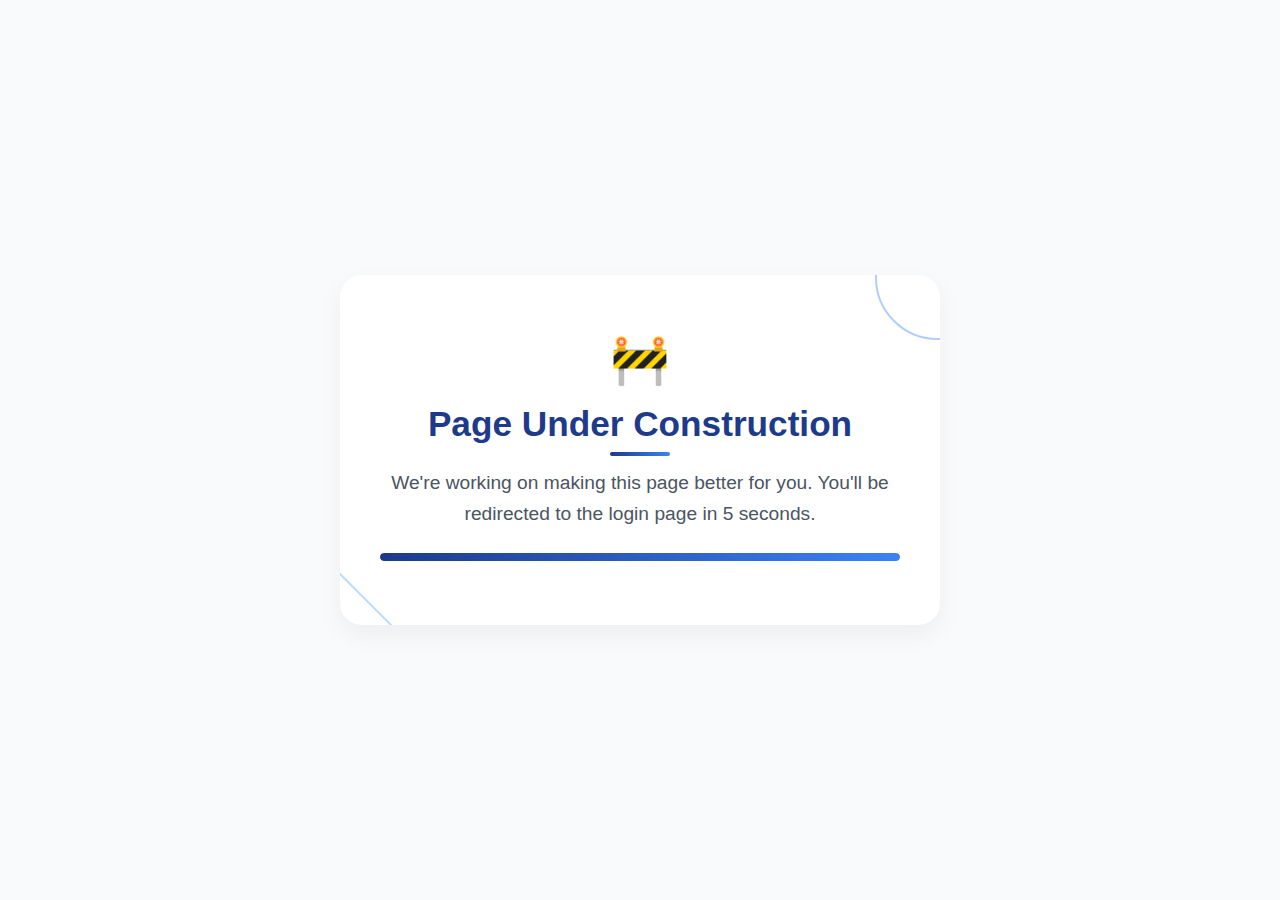
<file: dashboards/coordinator.html>
<!DOCTYPE html>
<html lang="en">
<head>
    <meta charset="UTF-8">
    <meta name="viewport" content="width=device-width, initial-scale=1.0">
    <title>Page Under Construction</title>
    <style>
        :root {
            --primary-color: #1e3a8a;
            --secondary-color: #3b82f6;
            --accent-color: #60a5fa;
            --background-color: #f8fafc;
            --text-color: #1f2937;
        }
        
        * {
            margin: 0;
            padding: 0;
            box-sizing: border-box;
            font-family: 'Poppins', sans-serif;
        }
        
        body {
            background-color: var(--background-color);
            color: var(--text-color);
            min-height: 100vh;
            display: flex;
            flex-direction: column;
            justify-content: center;
            align-items: center;
            padding: 20px;
        }
        
        .container {
            background-color: white;
            border-radius: 22px;
            box-shadow: 0 10px 25px rgba(0, 0, 0, 0.05);
            padding: 40px;
            text-align: center;
            max-width: 600px;
            width: 90%;
            position: relative;
            overflow: hidden;
        }
        
        h1 {
            color: var(--primary-color);
            font-size: 2.2rem;
            font-weight: 700;
            margin-bottom: 1.5rem;
            position: relative;
        }
        
        h1::after {
            content: "";
            position: absolute;
            bottom: -12px;
            left: 50%;
            transform: translateX(-50%);
            width: 60px;
            height: 4px;
            background: linear-gradient(90deg, var(--primary-color), var(--secondary-color));
            border-radius: 10px;
        }
        
        p {
            color: #4b5563;
            font-size: 1.2rem;
            margin: 1.5rem 0;
            line-height: 1.6;
        }
        
        .countdown {
            font-size: 1.5rem;
            font-weight: 600;
            color: var(--secondary-color);
            margin: 1.5rem 0;
        }
        
        .progress-container {
            width: 100%;
            background-color: #e2e8f0;
            border-radius: 10px;
            height: 8px;
            margin: 1.5rem 0;
            overflow: hidden;
        }
        
        .progress-bar {
            height: 100%;
            border-radius: 10px;
            background: linear-gradient(90deg, var(--primary-color), var(--secondary-color));
            width: 0%;
            transition: width 5s linear;
        }
        
        .construction-icon {
            font-size: 3rem;
            margin: 1rem 0;
            color: var(--primary-color);
        }
        
        .decorative-element {
            position: absolute;
            opacity: 0.4;
            pointer-events: none;
            z-index: 0;
        }
        
        .circle-element {
            width: 125px;
            height: 125px;
            border: 2px solid var(--secondary-color);
            border-radius: 50%;
            top: -60px;
            right: -60px;
        }
        
        .diagonal-element {
            width: 100px;
            height: 2px;
            background: var(--accent-color);
            transform: rotate(45deg);
            bottom: 20px;
            left: -20px;
        }
    </style>
</head>
<body>
    <div class="container">
        <div class="decorative-element circle-element"></div>
        <div class="decorative-element diagonal-element"></div>
        
        <div class="construction-icon">🚧</div>
        <h1>Page Under Construction</h1>
        <p>We're working on making this page better for you. You'll be redirected to the login page in <span id="countdown">5</span> seconds.</p>
        
        <div class="progress-container">
            <div id="progressBar" class="progress-bar"></div>
        </div>
    </div>

    <script>
        document.addEventListener('DOMContentLoaded', function() {
            // Set redirect target - change this to your actual login page
            const loginPage = "../index.html";
            
            // Start countdown
            let secondsLeft = 5;
            const countdownElement = document.getElementById('countdown');
            
            // Start progress bar animation
            const progressBar = document.getElementById('progressBar');
            progressBar.style.width = '100%';
            
            // Update countdown every second
            const countdownInterval = setInterval(function() {
                secondsLeft--;
                countdownElement.textContent = secondsLeft;
                
                if (secondsLeft <= 0) {
                    clearInterval(countdownInterval);
                    window.location.href = loginPage;
                }
            }, 1000);
        });
    </script>
</body>
</html>
</file>
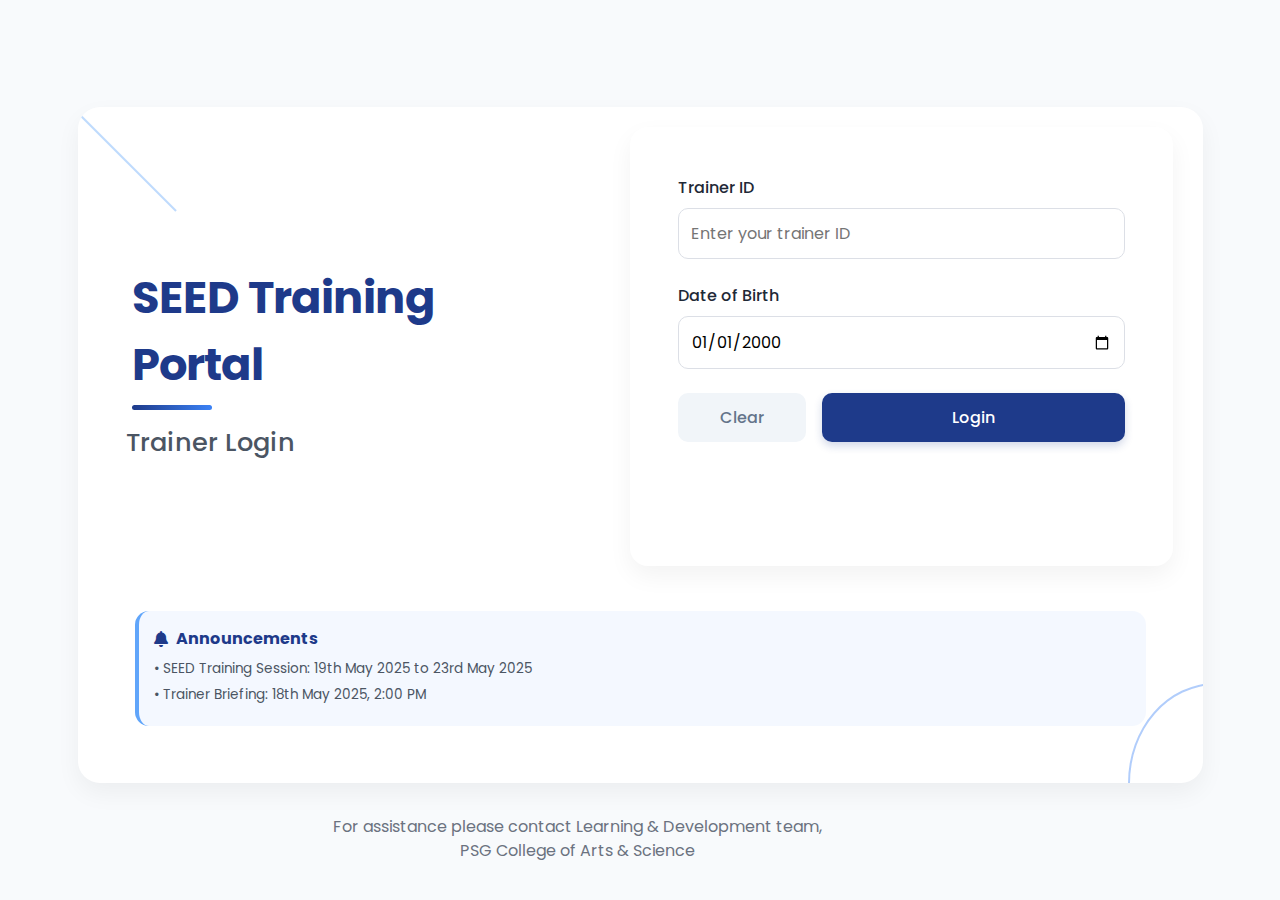
<file: dashboards/trainer.html>
<!DOCTYPE html>
<html lang="en">
<head>
    <meta charset="UTF-8">
    <meta name="viewport" content="width=device-width, initial-scale=1.0">
    <title>SEED Training Portal - Trainer Login</title>
    <link href="https://fonts.googleapis.com/css2?family=Poppins:wght@300;400;500;600;700&display=swap" rel="stylesheet">
    <link rel="stylesheet" href="https://cdnjs.cloudflare.com/ajax/libs/font-awesome/6.4.0/css/all.min.css">
    <style>
        :root {
            --primary-color: #1e3a8a;
            --secondary-color: #3b82f6;
            --accent-color: #60a5fa;
            --hover-color: #1e40af;
            --background-color: #f8fafc;
            --text-color: #1f2937;
            --card-shadow: 0 10px 25px rgba(0, 0, 0, 0.05);
            --card-hover-shadow: 0 15px 35px rgba(0, 0, 0, 0.1);
        }
        
        * {
            margin: 0;
            padding: 0;
            box-sizing: border-box;
            font-family: 'Poppins', sans-serif;
        }
        
        body {
            background-color: var(--background-color);
            color: var(--text-color);
            min-height: 100vh;
            display: flex;
            flex-direction: column;
            justify-content: center;
            align-items: center;
            padding: 15px;
            position: relative;
        }
        
        .login-container {
            background-color: white;
            border-radius: 22px;
            box-shadow: var(--card-shadow);
            max-width: 450px;
            padding: 0;
            position: relative;
            overflow: hidden;
        }
        
        .decorative-element {
            position: absolute;
            opacity: 0.4;
            pointer-events: none;
            z-index: 0;
        }
        
        .circle-element {
            width: 125px;
            height: 125px;
            border: 2px solid var(--secondary-color);
            border-radius: 50%;
            top: -60px;
            right: -60px;
        }
        
        .diagonal-element {
            width: 100px;
            height: 2px;
            background: var(--accent-color);
            transform: rotate(45deg);
            bottom: 20px;
            left: -20px;
        }
        
        .header {
            text-align: center;
            margin-bottom: 0.5rem;
            position: relative;
            z-index: 1;
        }
        
        .header h1 {
            color: var(--primary-color);
            font-size: 2.2rem;
            font-weight: 700;
            margin: 3rem 0.4rem 0.5rem 0.4rem;
            letter-spacing: -0.5px;
            position: relative;
        }
        
        .header h1::after {
            content: "";
            position: absolute;
            bottom: -12px;
            left: 50%;
            transform: translateX(-50%);
            width: 60px;
            height: 4px;
            background: linear-gradient(90deg, var(--primary-color), var(--secondary-color));
            border-radius: 10px;
        }
        
        .header p {
            color: #4b5563;
            font-size: 1.3rem;
            margin-top: 20px;
            font-weight: 500;
        }
        
        .form-group {
            margin-bottom: 1.5rem;
        }
        
        .form-group label {
            display: block;
            margin-bottom: 0.5rem;
            color: var(--text-color);
            font-weight: 500;
        }
        
        .form-group input {
            width: 100%;
            padding: 12px;
            border: 1px solid #dcdfe6;
            border-radius: 10px;
            font-size: 1rem;
            transition: all 0.3s ease;
        }
        
        .form-group input:focus {
            outline: none;
            border-color: var(--secondary-color);
            box-shadow: 0 0 0 2px rgba(59, 130, 246, 0.2);
        }
        
        .status-container {
            min-height: 60px;
            margin: 1rem 0rem 0rem;
            display: flex;
            flex-direction: column;
            justify-content: center;
        }
        
        #errorMessage {
            color: #e74c3c;
            font-size: 1rem;
            padding: 12px;
            background-color: rgba(231, 76, 60, 0.1);
            border-radius: 10px;
            display: none;
        }
        
        #errorMessage.show {
            display: block;
        }
        
        .button-group {
            display: flex;
            gap: 1rem;
            margin-top: 1rem;
        }
        
        #clearBtn {
            background-color: #f1f5f9;
            color: #64748b;
            border: none;
            border-radius: 10px;
            padding: 12px 20px;
            font-size: 1rem;
            font-weight: 500;
            cursor: pointer;
            transition: all 0.3s ease;
            flex: 1;
        }
        
        #clearBtn:hover {
            background-color: #e2e8f0;
        }
        
        #clearBtn:disabled {
            background-color: #cbd5e1;
            cursor: not-allowed;
        }
        
        #loginBtn {
            background-color: var(--primary-color);
            color: white;
            border: none;
            border-radius: 10px;
            padding: 12px 20px;
            font-size: 1rem;
            font-weight: 500;
            cursor: pointer;
            transition: all 0.3s ease;
            flex: 3;
            box-shadow: 0 4px 8px rgba(30, 58, 138, 0.2);
            position: relative;
            overflow: hidden;
        }
        
        #loginBtn:hover {
            background-color: var(--hover-color);
            box-shadow: 0 6px 12px rgba(30, 58, 138, 0.3);
            transform: translateY(-2px);
        }
        
        #loginBtn:disabled {
            background-color: #94a3b8;
            cursor: not-allowed;
            box-shadow: none;
            transform: none;
        }
        
        #loginBtn::before {
            content: "";
            position: absolute;
            top: 0;
            left: -100%;
            width: 100%;
            height: 100%;
            background: linear-gradient(90deg, transparent, rgba(255, 255, 255, 0.2), transparent);
            transition: all 0.6s ease;
            z-index: 1;
        }
        
        #loginBtn:hover::before {
            left: 100%;
        }
        
        .login-status {
            text-align: center;
            font-size: 0.9rem;
            font-weight: 500;
            color: var(--primary-color);
            margin-bottom: 0.5rem;
        }
        
        .progress-container {
            width: 100%;
            background-color: #e2e8f0;
            border-radius: 10px;
            height: 6px;
            margin-top: 0.5rem;
            display: none;
        }
        
        .progress-bar {
            height: 100%;
            border-radius: 10px;
            background: linear-gradient(90deg, var(--primary-color), var(--secondary-color));
            width: 0%;
            transition: width 0.3s ease;
        }
        
        .progress-container.show {
            display: block;
        }
        
        .announcements {
            margin: 25px;
            padding: 15px;
            background: rgba(240, 245, 255, 0.7);
            border-radius: 14px;
            border-left: 4px solid var(--accent-color);
        }
        
        .announcements h3 {
            color: var(--primary-color);
            font-size: 1rem;
            margin-bottom: 8px;
            display: flex;
            align-items: center;
            gap: 8px;
        }
        
        .announcements p {
            color: #4b5563;
            font-size: 0.85rem;
            margin-bottom: 6px;
        }
        
        .footer {
            margin-top: 1.5rem;
            text-align: center;
            color: #6b7280;
            font-size: 0.85rem;
            line-height: 1.5;
            width: 90%;
            max-width: 450px;
        }
        
        .mobile-only {
            display: block;
        }
        
        .desktop-only {
            display: none;
        }
        
        .right-column {
            padding: 1rem 1rem;
            background-color: white;
            border-radius: 16px;
            box-shadow: var(--card-shadow);
            z-index: 2;
            position: relative;
        }
        
        /* Loading overlay for smooth transitions */
        #loadingOverlay {
            position: fixed;
            top: 0;
            left: 0;
            right: 0;
            bottom: 0;
            background-color: rgba(255, 255, 255, 0.8);
            display: flex;
            flex-direction: column;
            justify-content: center;
            align-items: center;
            z-index: 1000;
            opacity: 0;
            visibility: hidden;
            transition: opacity 0.3s ease, visibility 0.3s ease;
        }
        
        #loadingOverlay.show {
            opacity: 1;
            visibility: visible;
        }
        
        .spinner {
            width: 40px;
            height: 40px;
            border: 4px solid rgba(30, 58, 138, 0.1);
            border-radius: 50%;
            border-top-color: var(--primary-color);
            animation: spin 1s ease-in-out infinite;
            margin-bottom: 15px;
        }
        
        @keyframes spin {
            to { transform: rotate(360deg); }
        }
        
        /* Page transitions */
        #pageContainer {
            width: 100%;
            opacity: 1;
            transform: translateY(0);
            transition: opacity 0.3s ease, transform 0.3s ease;
        }
        
        #pageContainer.page-exit {
            opacity: 0;
            transform: translateY(-20px);
        }
        
        .page-enter {
            animation: fadeIn 0.5s ease forwards;
        }
        
        @keyframes fadeIn {
            from { opacity: 0; transform: translateY(20px); }
            to { opacity: 1; transform: translateY(0); }
        }
        
        @media (min-width: 768px) {
            .login-container {
                max-width: 1200px;
                display: flex;
                padding: 0;
                margin: 70px auto 1rem;
                flex-direction: column;
                width: 90%;
            }
            
            .two-column-container {
                display: flex;
                width: 100%;
            }
            
            .left-column {
                flex: 1;
                padding: 3rem;
                display: flex;
                flex-direction: column;
                justify-content: center;
                border-radius: 22px 0 0 22px;
                position: relative;
                overflow: hidden;
            }
            
            .right-column {
                flex: 1;
                padding: 3rem;
                margin: 20px;
                border-radius: 18px;
                transform: translateX(-10px);
                box-shadow: var(--card-shadow);
                transition: transform 0.3s ease, box-shadow 0.3s ease;
            }
            
            .right-column:hover {
                box-shadow: var(--card-hover-shadow);
                transform: translateX(-10px) translateY(-5px);
            }
            
            .announcements-wrapper {
                padding: 0 2rem 2rem;
                width: 100%;
            }
            
            .header {
                text-align: left;
                margin-bottom: 1rem;
            }
            
            .header h1 {
                font-size: 2.8rem;
                letter-spacing: -1px;
            }
            
            .header h1::after {
                left: 0;
                transform: none;
                width: 80px;
                height: 5px;
            }
            
            .header p {
                font-size: 1.6rem;
                margin-top: 25px;
            }
            
            .circle-element {
                width: 175px;
                height: 200px;
                bottom: -100px;
                right: -100px;
                top: auto;
            }
            
            .diagonal-element {
                width: 150px;
                left: -30px;
                top: 50px;
                bottom: auto;
            }
            
            .mobile-only {
                display: none;
            }
            
            .desktop-only {
                display: block;
            }
            
            .footer {
                text-align: center;
                font-size: 1rem;
                padding: 0;
                margin-top: 2rem;
                max-width: none;
            }
        }
    </style>
</head>
<body>
    <!-- Loading Overlay -->
    <div id="loadingOverlay">
        <div class="spinner"></div>
        <div id="loaderText">Authenticating...</div>
    </div>
    
    <!-- Page Container -->
    <div id="pageContainer">
        <div class="login-container">
            <div class="decorative-element circle-element"></div>
            <div class="decorative-element diagonal-element"></div>
            
            <div class="header mobile-only">
                <h1>SEED Training Portal</h1>
                <p>Trainer Login</p>
            </div>
            
            <div class="two-column-container">
                <div class="left-column">
                    <div class="header desktop-only">
                        <h1>SEED Training Portal</h1>
                        <p>Trainer Login</p>
                    </div>
                </div>
                
                <div class="right-column">
                    <form id="loginForm">
                        <div class="form-group">
                            <label for="userId">Trainer ID</label>
                            <input type="text" id="userId" placeholder="Enter your trainer ID " autocomplete="off" required>
                        </div>
                        
                        <div class="form-group">
                            <label for="dob">Date of Birth</label>
                            <input type="date" id="dob" required>
                        </div>
                        
                        <div class="button-group">
                            <button type="button" id="clearBtn">Clear</button>
                            <button type="submit" id="loginBtn">Login</button>
                        </div>
                        
                        <div class="status-container">
                            <div class="login-status" id="loginStatus"></div>
                            <div class="progress-container" id="progressContainer">
                                <div class="progress-bar" id="progressBar"></div>
                            </div>
                            <div id="errorMessage"></div>
                        </div>
                    </form>
                </div>
            </div>
            
            <div class="announcements-wrapper">
                <div class="announcements">
                    <h3><i class="fas fa-bell"></i> Announcements</h3>
                    <p>• SEED Training Session: 19th May 2025 to 23rd May 2025</p>
                    <p>• Trainer Briefing: 18th May 2025, 2:00 PM</p>
                </div>
            </div>
        </div>
        
        <div class="footer">
            For assistance please contact Learning & Development team,<br>
            PSG College of Arts & Science
        </div>
    </div>
    
    <script src="trainer-login.js"></script>
</body>
</html>
</file>
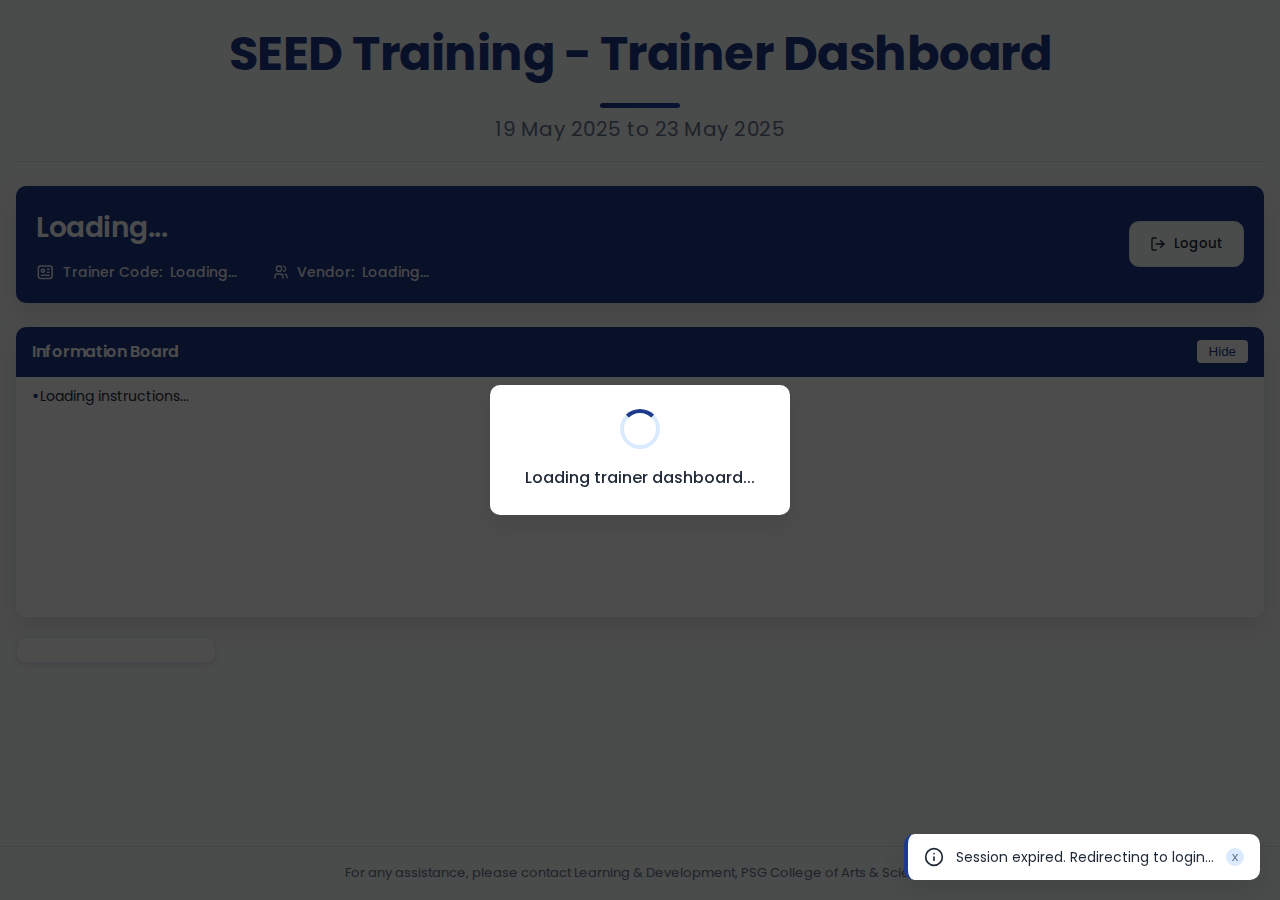
<file: dashboards/trainer/trainer.html>
<!DOCTYPE html>
<html lang="en">
<head>
  <meta charset="UTF-8" />
  <meta name="viewport" content="width=device-width, initial-scale=1.0"/>
  <title>SEED Training - Trainer Dashboard</title>
  <link href="https://fonts.googleapis.com/css2?family=Poppins:wght@300;400;500;600;700&display=swap" rel="stylesheet">
  <link rel="stylesheet" href="https://cdnjs.cloudflare.com/ajax/libs/font-awesome/6.4.0/css/all.min.css">
  <link rel="stylesheet" href="styles.css" />
  <script>
    window.onload = function() {
      // This will be replaced by the proper loading logic in script.js
      document.getElementById('loadingOverlay').style.display = 'flex';
      document.getElementById('loaderText').textContent = 'Loading trainer dashboard...';
    }
  </script>
  
</head>
<body>
  <div class="container">
    <div class="header">
      <h1 class="main-title">SEED Training - Trainer Dashboard</h1>
      <div class="sub-title">19 May 2025 to 23 May 2025</div>
    </div>
    <div class="welcome-banner">
      <div class="trainer-info">
        <div class="trainer-name" id="trainerName">Loading...</div>
        <div class="trainer-details">
          <div class="trainer-detail-item">
            <svg xmlns="http://www.w3.org/2000/svg" viewBox="0 0 24 24" fill="none" width="18.5" height="18.5" stroke-width="2" stroke-linejoin="round" stroke-linecap="round" stroke="currentColor">
  		<path d="M3 4m0 3a3 3 0 0 1 3 -3h12a3 3 0 0 1 3 3v10a3 3 0 0 1 -3 3h-12a3 3 0 0 1 -3 -3z"></path>
  		<path d="M9 10m-2 0a2 2 0 1 0 4 0a2 2 0 1 0 -4 0"></path>
  		<path d="M15 8l2 0"></path>
  		<path d="M15 12l2 0"></path>
  		<path d="M7 16l10 0"></path>
	</svg>
            Trainer Code: <span id="trainerCode">Loading...</span>
          </div>
          <div class="trainer-detail-item">
            <svg xmlns="http://www.w3.org/2000/svg" viewBox="0 0 24 24" fill="none" stroke="currentColor" stroke-linecap="round" stroke-linejoin="round" width="16" height="16" stroke-width="2"> <path d="M9 7m-4 0a4 4 0 1 0 8 0a4 4 0 1 0 -8 0"></path> <path d="M3 21v-2a4 4 0 0 1 4 -4h4a4 4 0 0 1 4 4v2"></path> <path d="M16 3.13a4 4 0 0 1 0 7.75"></path> <path d="M21 21v-2a4 4 0 0 0 -3 -3.85"></path> </svg> 
            Vendor: <span id="vendorName">Loading...</span>
          </div>
        </div>
      </div>
      <button id="logoutBtn" class="logout-btn">
        <svg xmlns="http://www.w3.org/2000/svg" viewBox="0 0 24 24" fill="none" stroke="currentColor" stroke-width="2" stroke-linecap="round" stroke-linejoin="round">
          <path d="M9 21H5a2 2 0 0 1-2-2V5a2 2 0 0 1 2-2h4"></path>
          <polyline points="16 17 21 12 16 7"></polyline>
          <line x1="21" y1="12" x2="9" y2="12"></line>
        </svg>
        Logout
      </button>
    </div>
    
    <!-- Information Board (Replacement for stats-grid) -->
    <div class="information-board">
      <div class="information-board-header">
        <h2>Information Board</h2>
        <button id="toggleInstructions" class="toggle-instructions" aria-label="Toggle Instructions">
          Hide
        </button>
      </div>
      <div class="information-content" id="instructionsContainer">
        <ul id="instructionsList" class="instructions-list">
          <li class="instruction-item">Loading instructions...</li>
        </ul>
      </div>
    </div>
    
    <div class="date-filter-container">
      <div class="filter-title">Filter Sessions by Date</div>
      <div class="filter-row">
        <select id="dateFilter">
          <option value="">All Dates</option>
        </select>
        <div class="filter-buttons">
          <button id="applyFilter">Apply Filter</button>
          <button id="resetFilter">Show All</button>
        </div>
      </div>
    </div>
    <main class="main-content">
      <div class="date-sidebar" id="dateSidebar"></div>
      <div class="sessions-container" id="sessionsContainer"></div>
    </main>
  </div>
  <div id="loadingOverlay" class="overlay">
    <div class="loader-container">
      <div class="loading-spinner"></div>
      <div class="loading-text" id="loaderText">Loading trainer information...</div>
    </div>
  </div>
  <div class="toast-container" id="toastContainer"></div>
  <div class="footer">
    For any assistance, please contact Learning & Development, PSG College of Arts & Science
  </div>
  <script src="script.js"></script>
</body>
</html>
</file>
<file: dashboards/trainer/styles.css>
:root {
    --primary: #1e3a8a;
    --primary-light: #dbeafe;
    --primary-dark: #1e40af;
    --secondary: #334155;
    --accent: #ef4444;
    --text-dark: #1f2937;
    --text-light: #64748b;
    --bg-white: #ffffff;
    --bg-light: #f8fafc;
    --border-color: #e2e8f0;
    --shadow: 0 2px 4px rgba(0, 0, 0, 0.1);
    --shadow-lg: 0 10px 25px rgba(0, 0, 0, 0.1);
    --radius: 10px;
    --transition: all 0.3s ease;
    --success: #10b981;
  }
  
  * {
    box-sizing: border-box;
    margin: 0;
    padding: 0;
  }
  
  body {
    font-family: 'Poppins', sans-serif;
    background-color: var(--bg-light);
    color: var(--text-dark);
    line-height: 1.6;
    font-size: 16px;
    min-height: 100vh;
    display: flex;
    flex-direction: column;
  }
  
  .container {
    width: 100%;
    max-width: 1600px;
    margin: 0 auto;
    padding: 16px;
    flex: 1;
  }
  
  .header {
    text-align: center;
    margin-bottom: 24px;
    padding-bottom: 16px;
    border-bottom: 1px solid var(--border-color);
  }
  
  .main-title {
    font-size: 32px;
    font-weight: 700;
    color: var(--primary);
    margin-bottom: 8px;
    letter-spacing: -0.5px;
    position: relative;
  }
  
  .main-title::after {
    content: "";
    position: absolute;
    bottom: -12px;
    left: 50%;
    transform: translateX(-50%);
    width: 60px;
    height: 4px;
    background: linear-gradient(90deg, var(--primary), var(--primary-dark));
    border-radius: 10px;
  }
  
  .sub-title {
    font-size: 20px;
    font-weight: 400;
    color: var(--text-light);
    letter-spacing: 0.5px;
    margin-top: 20px;
  }
  
  .logout-btn {
    display: flex;
    align-self: flex-start;
    align-items: center;
    gap: 8px;
    background-color: var(--bg-light);
    color: var(--text-dark);
    padding: 12px 20px;
    border: 1px solid var(--border-color);
    border-radius: var(--radius);
    font-family: 'Poppins', sans-serif;
    font-weight: 500;
    cursor: pointer;
    transition: var(--transition);
    margin-bottom: 16px;
    box-shadow: 0 4px 8px rgba(30, 58, 138, 0.1);
  }
  
  .logout-btn svg {
    width: 16px;
    height: 16px;
  }
  
  .logout-btn:hover {
    background-color: white;
    transform: translateY(-2px);
    box-shadow: 0 6px 12px rgba(30, 58, 138, 0.2);
  }
  
  .welcome-banner {
    display: flex;
    flex-direction: column;
    gap: 20px;
    position: relative;
    background-color: var(--primary);
    color: white;
    padding: 20px;
    border-radius: var(--radius);
    margin-bottom: 24px;
    box-shadow: var(--shadow-lg);
    overflow: hidden;
  }
  
  .welcome-banner::before {
    content: "";
    position: absolute;
    top: 0;
    left: -100%;
    width: 100%;
    height: 100%;
    background: linear-gradient(90deg, transparent, rgba(255, 255, 255, 0.1), transparent);
    transition: all 0.6s ease;
    z-index: 1;
  }
  
  .welcome-banner:hover::before {
    left: 100%;
  }
  
  .trainer-info {
    display: flex;
    flex-direction: column;
    gap: 10px;
    position: relative;
    z-index: 2;
  }
  
  .trainer-name {
    font-size: 28px;
    font-weight: 600;
    letter-spacing: -0.5px;
  }
  
  .trainer-details {
    display: flex;
    flex-wrap: wrap;
    gap: 16px;
  }
  
  .trainer-detail-item {
    display: flex;
    align-items: center;
    gap: 8px;
    font-size: 14px;
    opacity: 0.9;
    margin-right: 20px;
    font-weight: 500;
  }
  
  .stats-grid {
    display: grid;
    grid-template-columns: repeat(auto-fit, minmax(200px, 1fr));
    gap: 16px;
    margin-bottom: 24px;
  }
  
  .stat-card {
    background-color: var(--bg-white);
    padding: 16px;
    border-radius: var(--radius);
    box-shadow: var(--shadow-lg);
    text-align: center;
    transition: var(--transition);
  }
  
  .stat-card:hover {
    transform: translateY(-5px);
    box-shadow: 0 15px 35px rgba(0, 0, 0, 0.1);
  }
  
  .stat-value {
    font-size: 32px;
    font-weight: 700;
    color: var(--primary);
    margin-bottom: 8px;
  }
  
  .stat-label {
    font-size: 14px;
    color: var(--text-light);
    font-weight: 500;
  }
  
  .date-filter-container {
    background-color: var(--bg-white);
    padding: 16px;
    border-radius: var(--radius);
    margin-bottom: 24px;
    box-shadow: var(--shadow-lg);
    transition: var(--transition);
  }
  
  .date-filter-container:hover {
    box-shadow: 0 15px 35px rgba(0, 0, 0, 0.1);
  }
  
  .filter-title {
    font-size: 16px;
    font-weight: 600;
    color: var(--primary);
    margin-bottom: 12px;
  }
  
  .filter-row {
    display: flex;
    flex-direction: column;
    gap: 12px;
  }
  
  #dateFilter {
    padding: 12px;
    border-radius: var(--radius);
    border: 1px solid var(--border-color);
    background-color: var(--bg-light);
    font-family: 'Poppins', sans-serif;
    flex-grow: 1;
    transition: var(--transition);
    font-size: 1rem;
  }
  
  #dateFilter:focus {
    outline: none;
    border-color: var(--primary);
    box-shadow: 0 0 0 2px rgba(30, 58, 138, 0.2);
  }
  
  .filter-buttons {
    display: flex;
    gap: 8px;
  }
  
  #applyFilter, #resetFilter {
    padding: 12px 5px;
    border-radius: var(--radius);
    cursor: pointer;
    font-weight: 500;
    font-family: 'Poppins', sans-serif;
    transition: var(--transition);
    border: none;
    font-size: 1rem;
  }
  
  #applyFilter {
    background-color: var(--primary);
    color: white;
    box-shadow: 0 4px 8px rgba(30, 58, 138, 0.2);
    flex: 2;
  }
  
  #applyFilter:hover {
    background-color: var(--primary-dark);
    transform: translateY(-2px);
    box-shadow: 0 6px 12px rgba(30, 58, 138, 0.3);
  }
  
  #resetFilter {
    background-color: #f1f5f9;
    color: #64748b;
    flex: 1;
  }
  
  #resetFilter:hover {
    background-color: #e2e8f0;
  }
  
  .main-content {
    display: flex;
    flex-direction: column;
    gap: 20px;
  }
  
  .date-sidebar {
    display: none;
    flex-wrap: wrap;
    gap: 12px;
    margin-bottom: 24px;
    border: 1px solid var(--primary-light);
    border-radius: var(--radius);
    padding: 12px;
    background-color: var(--bg-white);
    box-shadow: var(--shadow);
    transition: var(--transition);
  }
  
  .date-sidebar:hover {
    box-shadow: var(--shadow-lg);
  }
  
  .date-filter-header {
    color: var(--primary);
    font-size: 24px;
    font-weight: bold;
    margin-bottom: 2px;
    padding: 4px 4px;
    text-align: center;
    width: 100%;
  }
  
  .date-button {
    background-color: var(--bg-white);
    border: 1px solid var(--border-color);
    border-radius: var(--radius);
    padding: 12px 12px;
    cursor: pointer;
    transition: var(--transition);
    display: flex;
    flex-direction: column;
    align-items: center;
    min-width: 100px;
  }
  
  .date-button:hover {
    background-color: var(--primary-light);
    border-color: var(--primary);
    transform: translateY(-2px);
  }
  
  .date-button.active {
    background-color: var(--primary);
    color: white;
    border-color: var(--primary-dark);
  }
  
  .day-name {
    font-weight: 600;
    font-size: 14px;
    margin-bottom: 8px;
  }
  
  .date-value {
    font-size: 13px;
    opacity: 0.9;
  }
  
  .sessions-container {
    display: flex;
    flex-direction: column;
    gap: 20px;
  }
  
  .session-date-header {
    font-size: 24px;
    font-weight: 600;
    color: var(--primary);
    margin-top: 8px;
    margin-bottom: 16px;
    padding-bottom: 8px;
    border-bottom: 1px dashed var(--border-color);
    letter-spacing: -0.5px;
  }
  
  .session-card {
    background-color: var(--bg-white);
    border-radius: var(--radius);
    padding: 16px;
    box-shadow: var(--shadow);
    transition: var(--transition);
    border-left: 4px solid var(--primary);
  }
  
  .session-card:hover {
    box-shadow: var(--shadow-lg);
    transform: translateY(-4px);
  }
  
  .session-card.no-session {
    border-left: 4px solid var(--text-light);
    opacity: 0.8;
  }
  
  .session-time {
    font-weight: 600;
    color: var(--primary);
    padding-bottom: 8px;
    margin-bottom: 12px;
    border-bottom: 1px solid var(--border-color);
  }
  
  .session-details {
    display: flex;
    flex-direction: column;
    gap: 8px;
  }
  
  .session-detail {
    display: flex;
    flex-direction: column;
    align-items: flex-start;
    margin-bottom: 10px;
    width: 100%;
  }
  
  .detail-label {
    font-size: 13px;
    color: var(--text-light);
    font-weight: 500;
    margin-bottom: 2px;
    white-space: normal;
  }
  
  .detail-value {
    color: var(--text-dark);
    font-weight: 500;
    word-break: break-word;
  }
  
  .department-modal {
    position: fixed;
    top: 0;
    left: 0;
    right: 0;
    bottom: 0;
    background-color: rgba(0, 0, 0, 0.7);
    display: flex;
    justify-content: center;
    align-items: center;
    z-index: 2000;
    transition: var(--transition);
    opacity: 1;
  }
  
  .department-modal.hidden {
    opacity: 0;
    visibility: hidden;
    pointer-events: none;
  }
  
  .modal-content {
    background-color: var(--bg-white);
    border-radius: var(--radius);
    padding: 24px;
    max-width: 90%;
    width: 80%;
    max-height: 60vh;
    overflow-y: auto;
    position: relative;
    box-shadow: var(--shadow-lg);
    animation: modalFadeIn 0.3s ease forwards;
  }
  
  @keyframes modalFadeIn {
    from { opacity: 0; transform: translateY(-20px); }
    to { opacity: 1; transform: translateY(0); }
  }
  
  .modal-content h3 {
    color: var(--primary);
    font-size: 20px;
    font-weight: 600;
    margin-bottom: 16px;
    padding-bottom: 8px;
    border-bottom: 1px solid var(--border-color);
    letter-spacing: -0.5px;
  }
  
  .modal-content ul {
    list-style-type: none;
    padding: 0;
    margin: 0;
    max-height: calc(60vh - 100px);
    overflow-y: auto;
  }
  
  .modal-content ul li {
    padding: 8px 0;
    border-bottom: 1px solid var(--border-color);
    font-size: 14px;
    color: var(--text-dark);
  }
  
  .modal-content ul li:last-child {
    border-bottom: none;
  }
  
  .modal-close-btn {
    position: absolute;
    top: 12px;
    right: 12px;
    background: var(--primary-light);
    color: var(--primary-dark);
    border: none;
    width: 30px;
    height: 30px;
    border-radius: 50%;
    display: flex;
    justify-content: center;
    align-items: center;
    font-size: 20px;
    cursor: pointer;
    transition: var(--transition);
  }
  
  .modal-close-btn:hover {
    background: var(--primary);
    color: white;
    transform: rotate(90deg);
  }
  
  .view-departments-btn {
    background-color: var(--primary-light);
    color: var(--primary-dark);
    border: none;
    padding: 4px 8px;
    border-radius: 4px;
    font-size: 12px;
    cursor: pointer;
    margin-left: 8px;
    font-weight: 500;
    transition: var(--transition);
  }
  
  .view-departments-btn:hover {
    background-color: var(--primary);
    color: white;
    transform: scale(1.05);
  }
  
  .download-btn {
    display: inline-flex;
    align-items: center;
    gap: 8px;
    background-color: var(--primary);
    color: white;
    padding: 8px 16px;
    margin-top: 16px;
    border-radius: var(--radius);
    text-decoration: none;
    font-size: 14px;
    font-weight: 500;
    transition: var(--transition);
    cursor: pointer;
    width: fit-content;
    box-shadow: 0 4px 8px rgba(30, 58, 138, 0.2);
  }
  
  .download-btn svg {
    width: 16px;
    height: 16px;
  }
  
  .download-btn:hover {
    background-color: var(--primary-dark);
    transform: translateY(-2px);
    box-shadow: 0 6px 12px rgba(30, 58, 138, 0.3);
  }
  
  .fade-in {
    animation: fadeIn 0.5s ease forwards;
    opacity: 0;
  }
  
  @keyframes fadeIn {
    from { opacity: 0; transform: translateY(10px); }
    to { opacity: 1; transform: translateY(0); }
  }
  
  .overlay {
    position: fixed;
    top: 0;
    left: 0;
    right: 0;
    bottom: 0;
    background-color: rgba(0, 0, 0, 0.7);
    display: flex;
    justify-content: center;
    align-items: center;
    z-index: 1000;
  }
  
  .loader-container {
    background-color: var(--bg-white);
    padding: 24px;
    border-radius: var(--radius);
    display: flex;
    flex-direction: column;
    align-items: center;
    gap: 16px;
    max-width: 300px;
    width: 90%;
    box-shadow: var(--shadow-lg);
  }
  
  .loading-spinner {
    display: inline-block;
    width: 40px;
    height: 40px;
    border: 4px solid var(--primary-light);
    border-radius: 50%;
    border-top-color: var(--primary);
    animation: spin 1s linear infinite;
  }
  
  .loading-text {
    color: var(--text-dark);
    font-weight: 500;
    text-align: center;
  }
  
  @keyframes spin {
    0% { transform: rotate(0deg); }
    100% { transform: rotate(360deg); }
  }
  
  .fade-out {
    animation: fadeOut 0.3s ease forwards;
  }
  
  @keyframes fadeOut {
    from { opacity: 1; }
    to { opacity: 0; }
  }
  
  .toast-container {
    position: fixed;
    bottom: 20px;
    right: 20px;
    display: flex;
    flex-direction: column;
    gap: 10px;
    z-index: 1000;
  }
  
  .toast {
    background-color: var(--bg-white);
    border-radius: var(--radius);
    padding: 12px 16px;
    box-shadow: var(--shadow-lg);
    display: flex;
    align-items: center;
    gap: 12px;
    min-width: 300px;
    max-width: 400px;
    transform: translateX(120%);
    transition: transform 0.3s ease;
  }
  
  .toast.show {
    transform: translateX(0);
  }
  
  .toast.success {
    border-left: 4px solid var(--success);
  }
  
  .toast.error {
    border-left: 4px solid var(--accent);
  }
  
  .toast.info {
    border-left: 4px solid var(--primary);
  }
  
  .toast-content {
    flex: 1;
    font-size: 14px;
  }
  
  .toast-close {
    background: var(--primary-light);
    border: none;
    cursor: pointer;
    color: var(--text-light);
    width: 18px;
    height: 18px;
    border-radius: 50%;
    display: flex;
    align-items: center;
    justify-content: center;
    padding: 0;
    transition: var(--transition);
  }
  
  .toast-close:hover {
    background-color: var(--primary);
    color: white;
    transform: rotate(90deg);
  }
  
  .retry-btn {
    background-color: var(--primary);
    color: white;
    border: none;
    padding: 6px 12px;
    border-radius: 4px;
    cursor: pointer;
    font-size: 12px;
    font-weight: 500;
    transition: var(--transition);
  }
  
  .retry-btn:hover {
    background-color: var(--primary-dark);
    transform: translateY(-2px);
  }
  
  .footer {
    text-align: center;
    margin-top: 32px;
    color: var(--text-light);
    font-size: 13px;
    padding: 16px;
    border-top: 1px solid var(--border-color);
  }
  
  /* Information Board Styles */
  .information-board {
    background-color: var(--bg-white);
    border-radius: var(--radius);
    box-shadow: var(--shadow-lg);
    margin-bottom: 20px;
    overflow: hidden;
    transition: var(--transition);
  }
  
  .information-board:hover {
    box-shadow: 0 15px 35px rgba(0, 0, 0, 0.1);
    transform: translateY(-3px);
  }
  
  .information-board-header {
    background-color: var(--primary);
    color: white;
    padding: 12px 16px;
    display: flex;
    justify-content: space-between;
    align-items: center;
    position: sticky;
    top: 0;
    z-index: 1;
  }
  
  .information-board-header h2 {
    margin: 0;
    font-size: 18px;
    font-weight: 600;
    letter-spacing: -0.3px;
  }
  
  .toggle-instructions {
    background: white;
    border: none;
    color: var(--primary);
    cursor: pointer;
    display: flex;
    align-items: center;
    justify-content: center;
    padding: 4px 12px;
    border-radius: 4px;
    font-weight: 500;
    transition: var(--transition);
  }
  
  .toggle-instructions:hover {
    background-color: var(--primary-light);
    transform: translateY(-2px);
  }
  
  .information-content {
    height: 260px;
    overflow-y: auto;
    padding: 0;
    transition: height 0.3s ease;
  }
  
  .information-content.hidden {
    height: 0;
    padding: 0;
  }
  
  .instructions-list {
    list-style-type: none;
    padding: 0;
    margin: 0;
  }
  
  .instruction-item {
    padding: 12px 16px;
    border-bottom: 1px solid var(--border-color);
    margin: 0;
    position: relative;
    padding-left: 28px;
    line-height: 1.4;
    transition: var(--transition);
  }
  
  .instruction-item:hover {
    background-color: var(--bg-light);
  }
  
  .instruction-item:last-child {
    border-bottom: none;
  }
  
  .instruction-item::before {
    content: "•";
    position: absolute;
    left: 16px;
    color: var(--primary);
    font-weight: bold;
  }
  
  @media (min-width: 768px) {
    .main-content {
      flex-direction: row;
    }
  
    .welcome-banner {
      flex-direction: row;
      justify-content: space-between;
      align-items: center;
    }
    
    .main-title {
      font-size: 48px;
    }
  
    .main-title::after {
      bottom: -15px;
      width: 80px;
      height: 5px;
    }
  
    .logout-btn {
      align-self: center;
      margin-bottom: 0;
    }
  
    .trainer-info {
      flex: 1;
    }
  
    .date-sidebar {
      flex-direction: column;
      min-width: 200px;
      max-width: 200px;
      margin-bottom: 0;
    }
  
    .filter-row {
      flex-direction: row;
      align-items: center;
    }
  
    .sessions-container {
      width: 100%;
      max-width: 1600px;
    }
  
    .date-filter-header {
      display: block;
      margin-bottom: 10px;
      font-size: 24px;
      font-weight: bold;
      text-align: center;
    }
  
    .session-detail {
      flex-direction: row;
      align-items: center;
      flex-wrap: wrap;
    }
  
    .detail-label {
      margin-right: 8px;
      margin-bottom: 0;
      white-space: nowrap;
    }
  
    .date-filter-container {
      display: none;
    }
  
    .date-sidebar {
      display: flex;
    }
  
    .modal-content {
      padding: 28px;
      max-width: 40%;
      max-height: 40vh;
      display: flex;
      flex-direction: column;
      overflow: hidden;
    }
  
    .modal-content h3 {
      flex-shrink: 0;
    }
  
    .modal-content ul {
      flex-grow: 1;
      overflow-y: auto;
      min-height: 0;
    }
    
    .information-content {
      height: 240px;
    }
    
    .information-board-header h2 {
      font-size: 16px;
    }
    
    .instruction-item {
      padding: 10px 16px 10px 24px;
      font-size: 14px;
    }
  }
</file>
